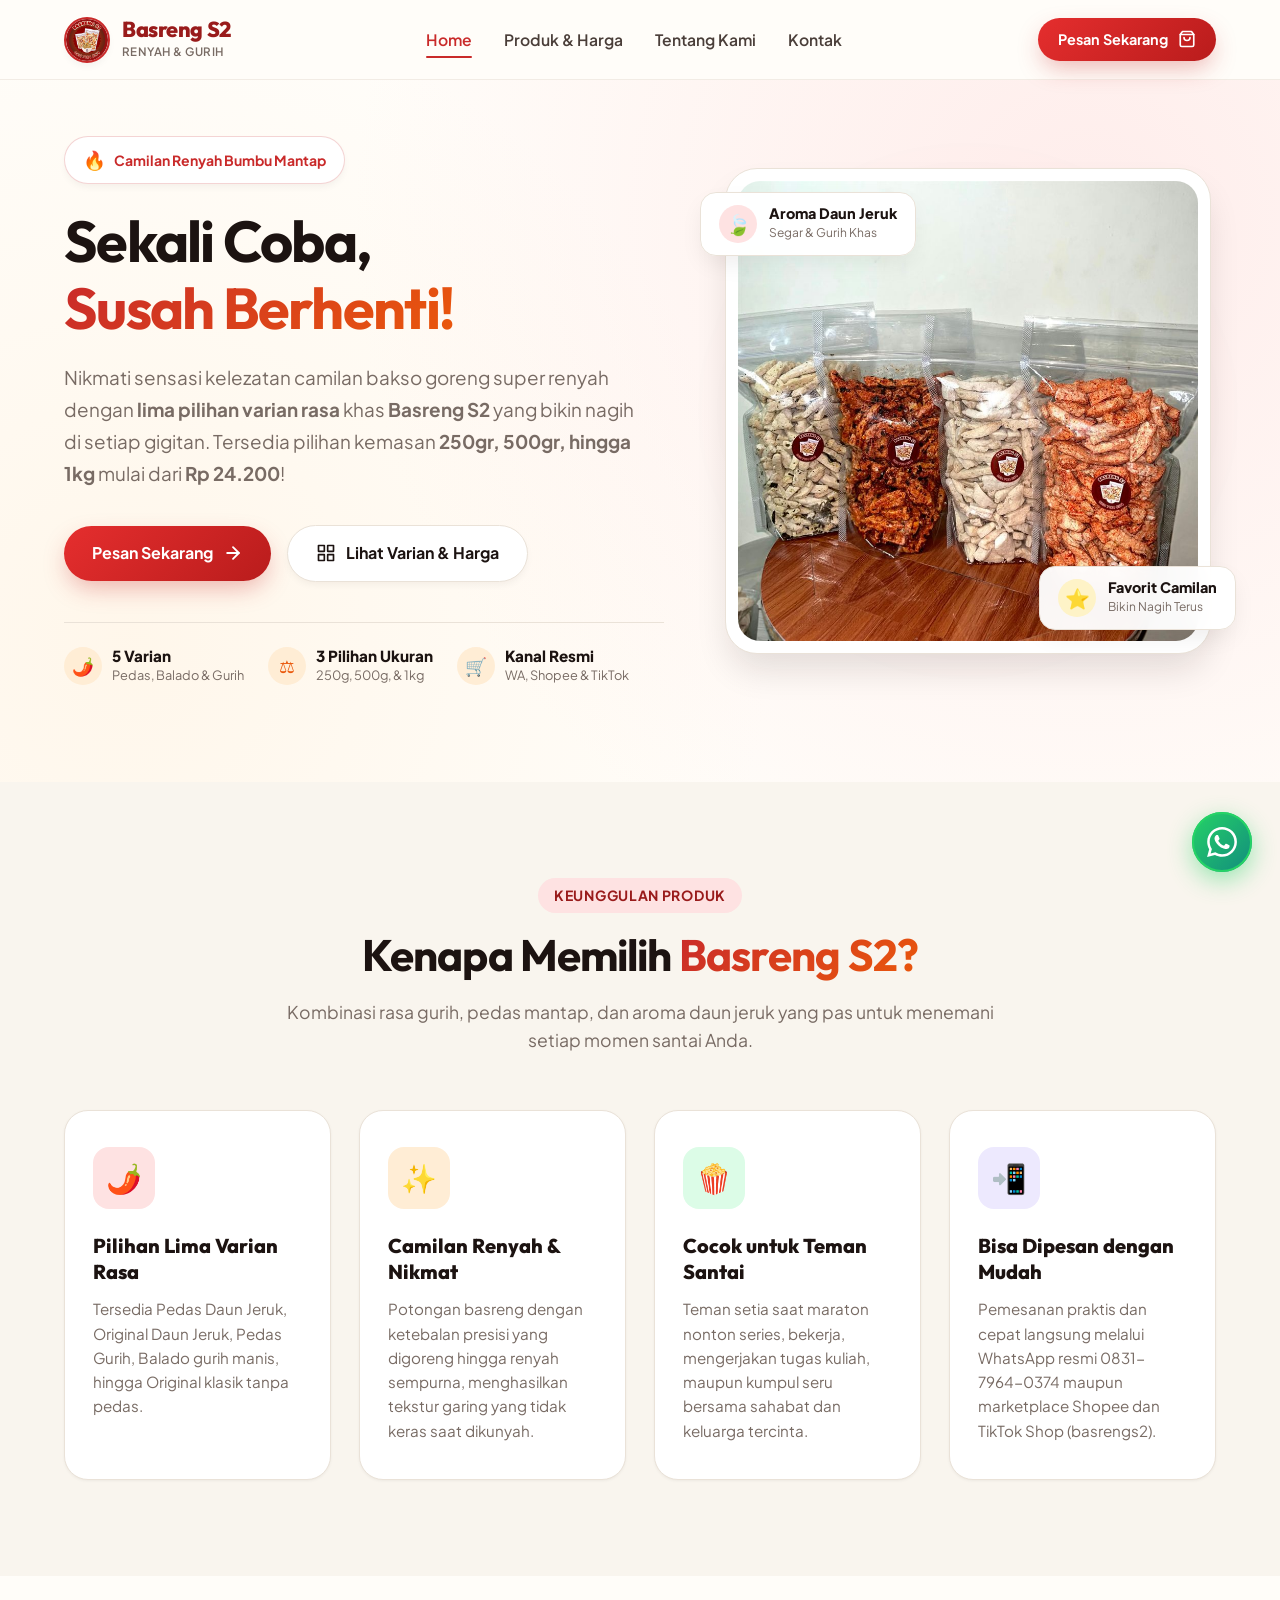
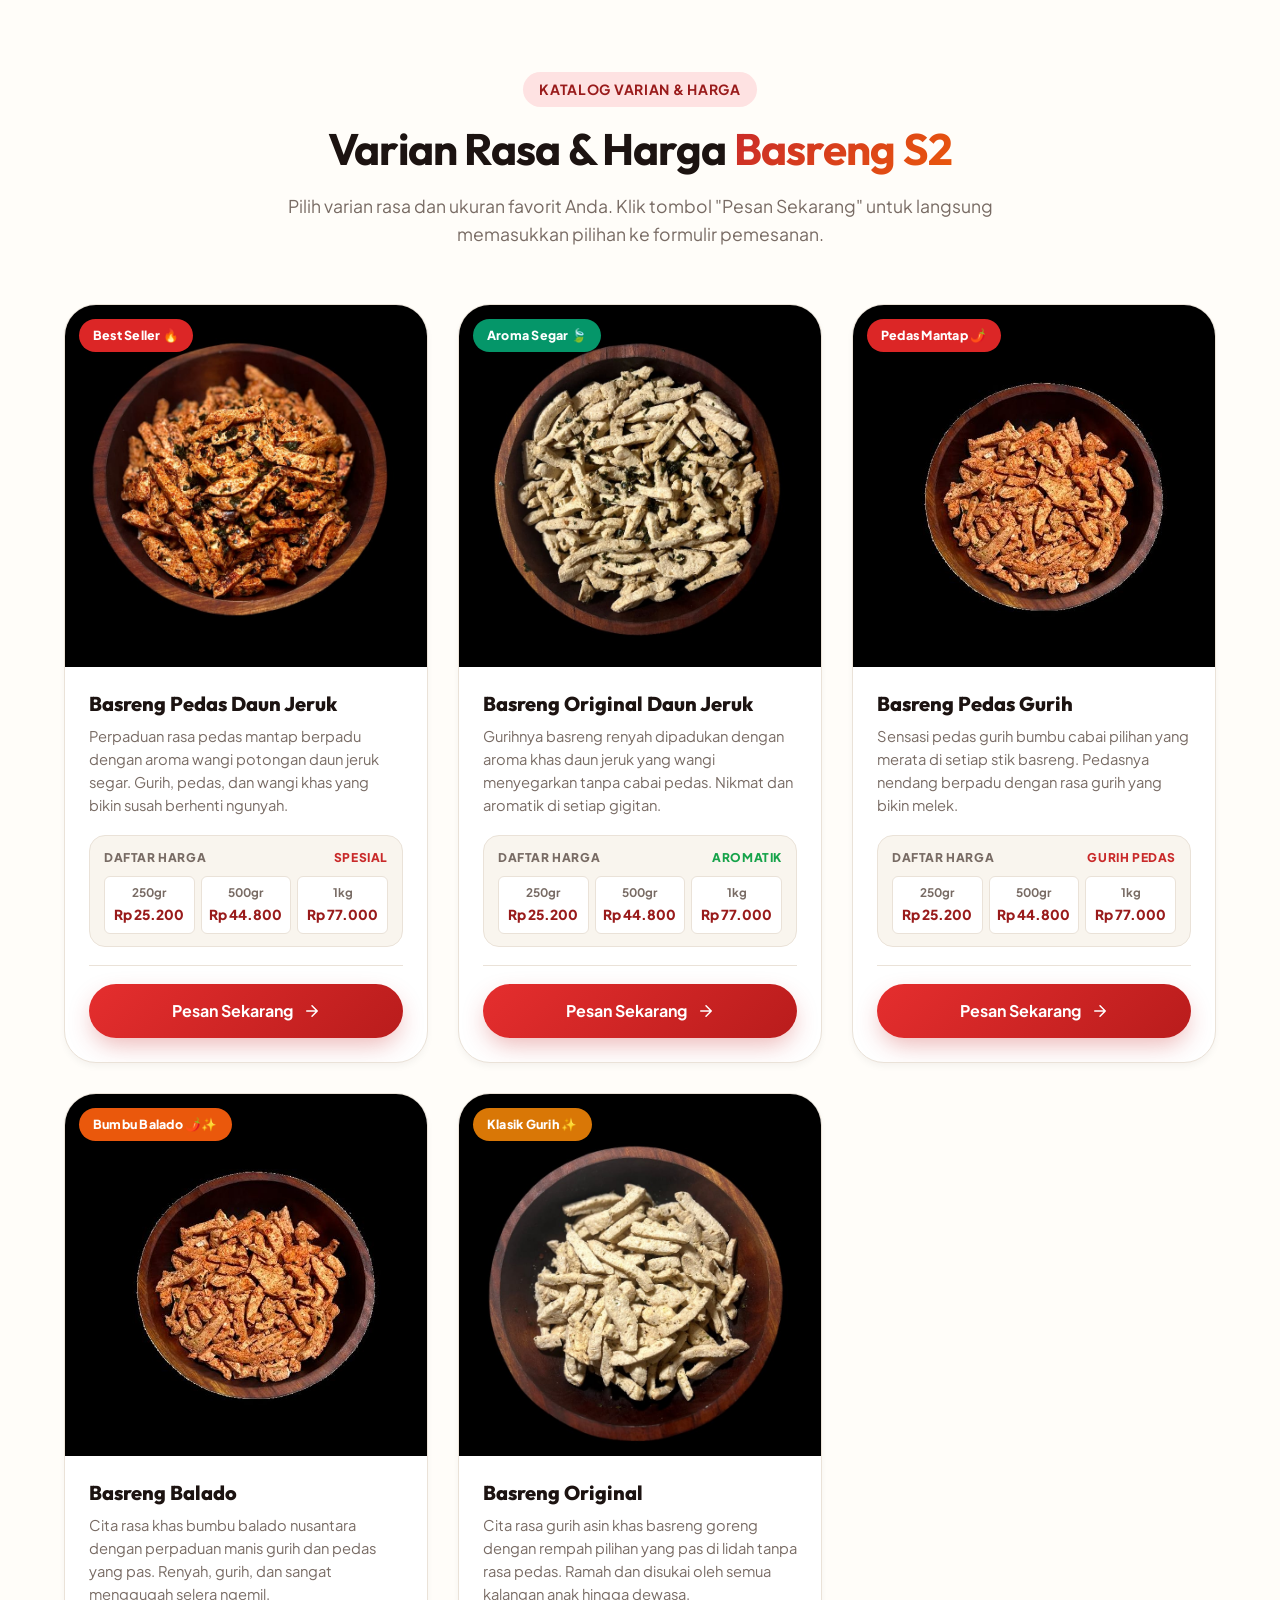
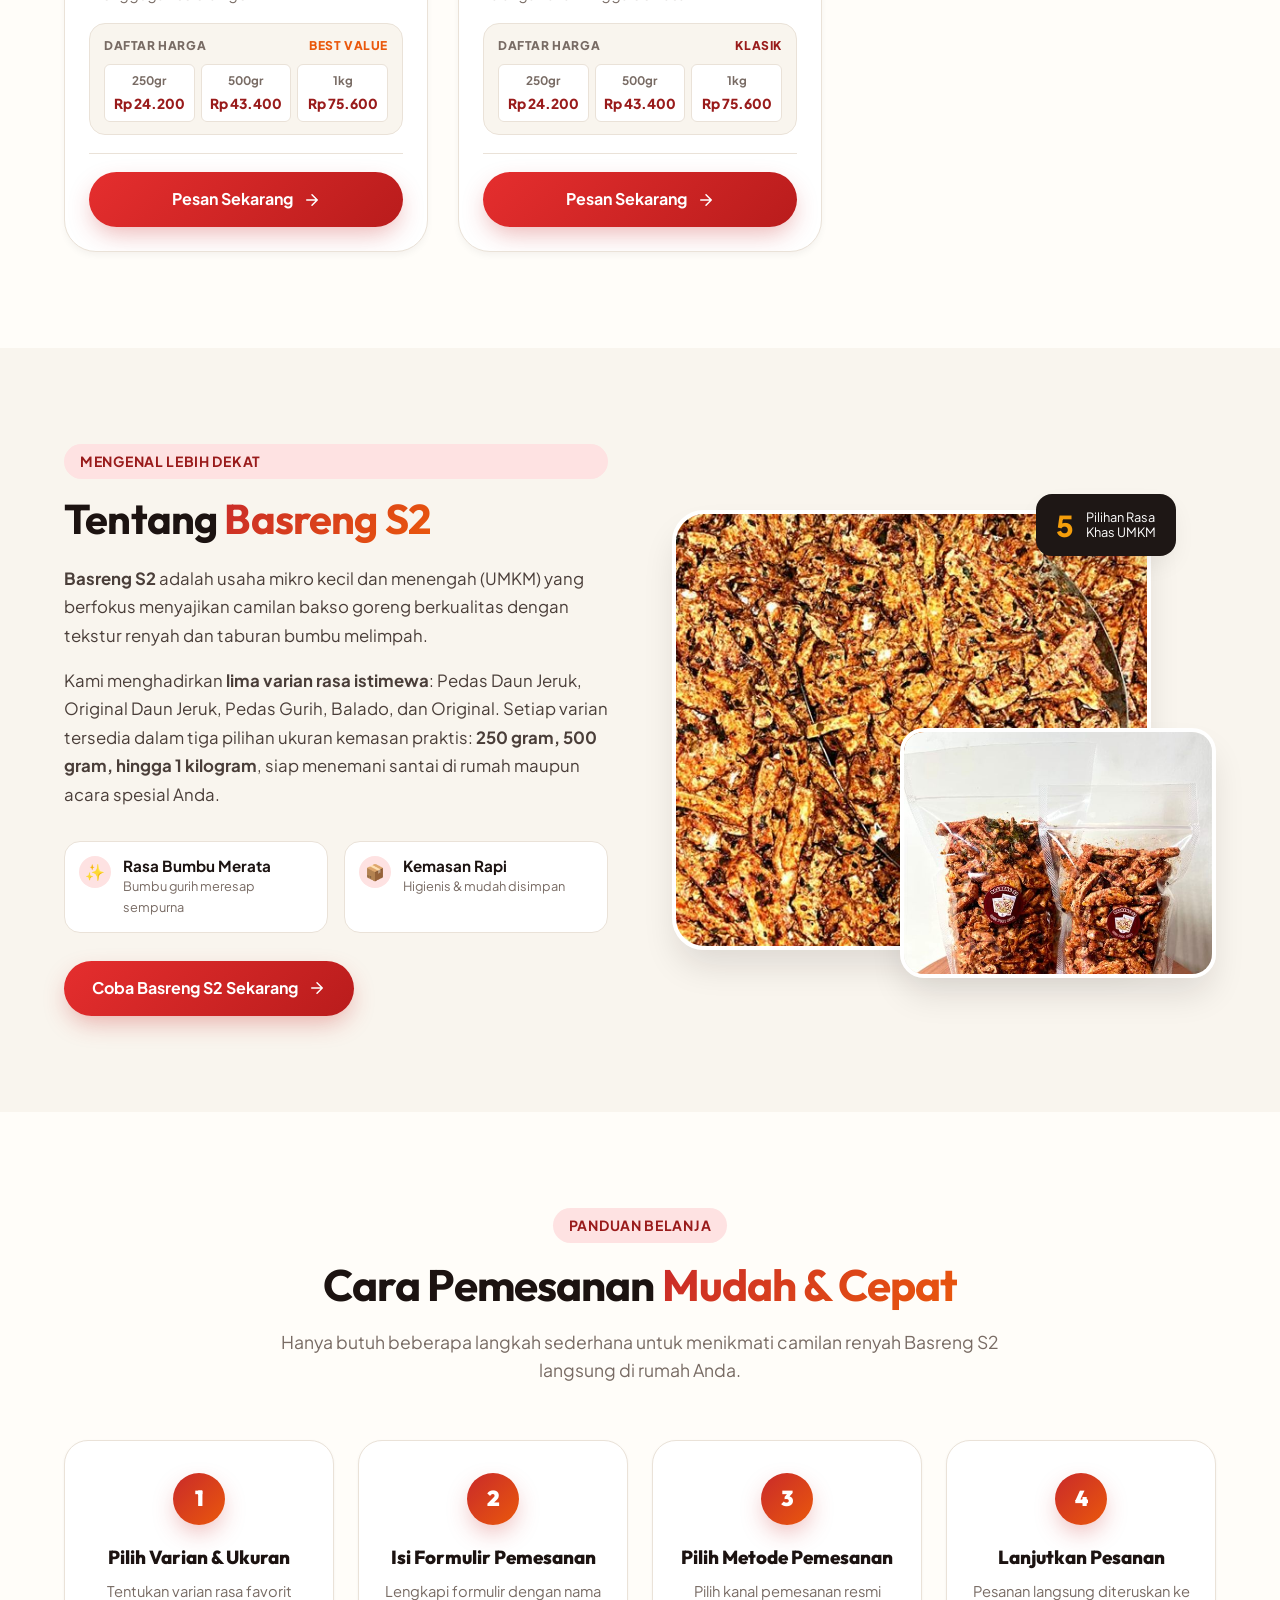
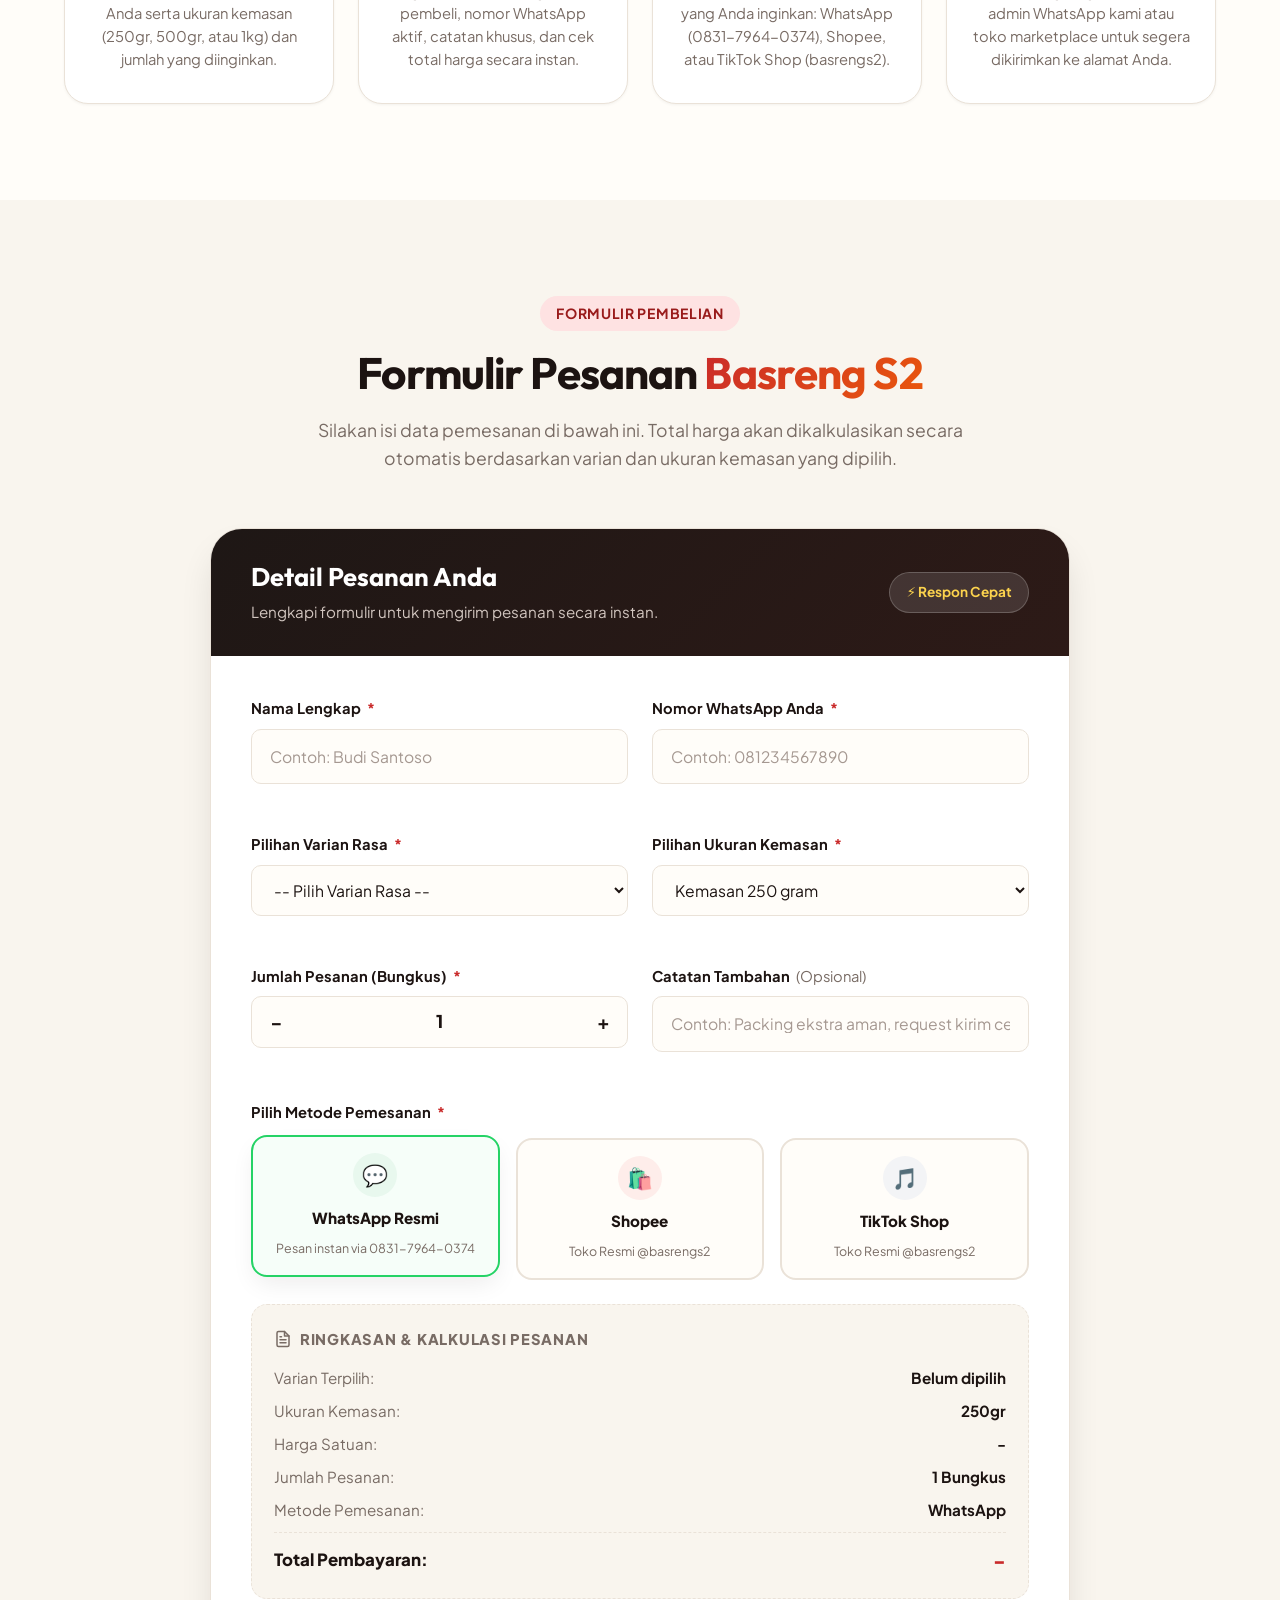
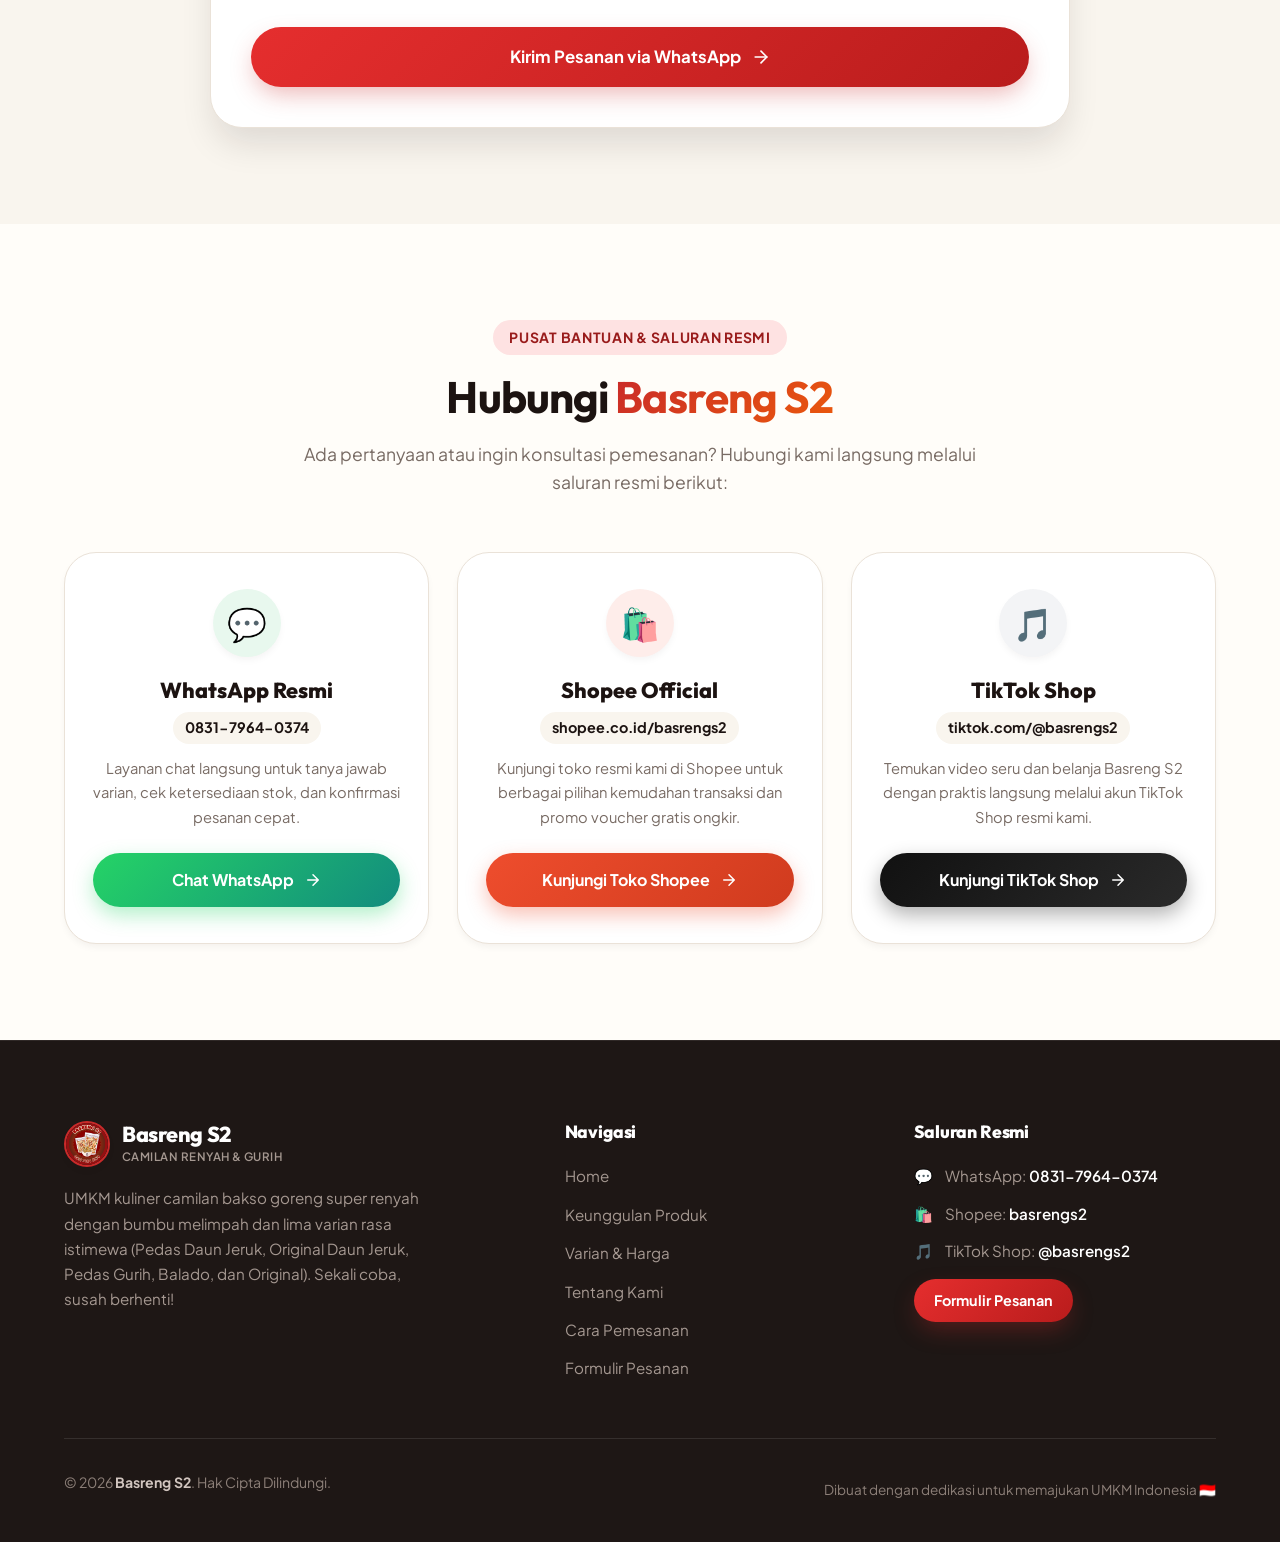
<file: index.html>
<!DOCTYPE html>
<html lang="id">
<head>
  <meta charset="UTF-8">
  <meta name="viewport" content="width=device-width, initial-scale=1.0">

  <!-- Primary Meta Tags -->
  <title>Basreng S2 | Camilan Bakso Goreng Renyah &amp; Gurih</title>
  <meta name="title" content="Basreng S2 | Camilan Bakso Goreng Renyah &amp; Gurih">
  <meta name="description" content="Camilan bakso goreng super renyah Basreng S2 dengan 5 varian rasa gurih &amp; pedas daun jeruk. Tersedia ukuran 250g, 500g, 1kg. Sekali coba susah berhenti!">
  <meta name="keywords" content="Basreng S2, basreng pedas daun jeruk, basreng balado, basreng pedas gurih, basreng original daun jeruk, basreng renyah, camilan gurih, UMKM basreng">
  <meta name="author" content="Basreng S2">

  <!-- Canonical URL -->
  <link rel="canonical" href="https://basrengs2.vercel.app/">

  <!-- Search Engine Robots -->
  <meta name="robots" content="index, follow, max-image-preview:large, max-snippet:-1, max-video-preview:-1">

  <!-- Open Graph / Facebook Meta Tags -->
  <meta property="og:type" content="website">
  <meta property="og:locale" content="id_ID">
  <meta property="og:url" content="https://basrengs2.vercel.app/">
  <meta property="og:site_name" content="Basreng S2">
  <meta property="og:title" content="Basreng S2 | Camilan Bakso Goreng Renyah &amp; Gurih">
  <meta property="og:description" content="Camilan bakso goreng super renyah Basreng S2 dengan 5 varian rasa gurih &amp; pedas daun jeruk. Tersedia ukuran 250g, 500g, 1kg. Sekali coba susah berhenti!">
  <meta property="og:image" content="https://basrengs2.vercel.app/img/foto5.jpeg">
  <meta property="og:image:secure_url" content="https://basrengs2.vercel.app/img/foto5.jpeg">
  <meta property="og:image:width" content="1200">
  <meta property="og:image:height" content="630">
  <meta property="og:image:alt" content="Lini Produk Camilan Basreng S2">

  <!-- Twitter Card Meta Tags -->
  <meta name="twitter:card" content="summary_large_image">
  <meta name="twitter:url" content="https://basrengs2.vercel.app/">
  <meta name="twitter:title" content="Basreng S2 | Camilan Bakso Goreng Renyah &amp; Gurih">
  <meta name="twitter:description" content="Camilan bakso goreng super renyah Basreng S2 dengan 5 varian rasa gurih &amp; pedas daun jeruk. Tersedia ukuran 250g, 500g, 1kg.">
  <meta name="twitter:image" content="https://basrengs2.vercel.app/img/foto5.jpeg">

  <!-- Favicon -->
  <link rel="icon" type="image/png" href="img/favicon.png">

  <!-- Google Search Console Verification -->
  <meta name="google-site-verification" content="google2ebcdb2a9bb4b3af">

  <!-- Main Stylesheet -->
  <link rel="stylesheet" href="css/style.css">

  <!-- Schema.org Structured Data (JSON-LD) -->
  <script type="application/ld+json">
  {
    "@context": "https://schema.org",
    "@graph": [
      {
        "@type": "Organization",
        "@id": "https://basrengs2.vercel.app/#organization",
        "name": "Basreng S2",
        "url": "https://basrengs2.vercel.app/",
        "logo": "https://basrengs2.vercel.app/img/logo.png",
        "description": "Basreng S2 - Camilan bakso goreng super renyah dan gurih dengan 5 pilihan varian rasa favorit: Pedas Daun Jeruk, Original Daun Jeruk, Pedas Gurih, Balado, dan Original.",
        "telephone": "+6283179640374",
        "contactPoint": {
          "@type": "ContactPoint",
          "contactType": "customer service",
          "telephone": "+62-831-7964-0374",
          "availableLanguage": "Indonesian"
        },
        "sameAs": [
          "https://shopee.co.id/basrengs2",
          "https://www.tiktok.com/@basrengs2"
        ]
      },
      {
        "@type": "WebSite",
        "@id": "https://basrengs2.vercel.app/#website",
        "url": "https://basrengs2.vercel.app/",
        "name": "Basreng S2",
        "description": "Camilan bakso goreng super renyah dengan 5 varian rasa pilihan.",
        "publisher": {
          "@id": "https://basrengs2.vercel.app/#organization"
        },
        "inLanguage": "id-ID"
      },
      {
        "@type": "Store",
        "@id": "https://basrengs2.vercel.app/#store",
        "name": "Basreng S2 Official",
        "url": "https://basrengs2.vercel.app/",
        "telephone": "+6283179640374",
        "priceRange": "Rp 24.200 - Rp 77.000",
        "image": "https://basrengs2.vercel.app/img/foto5.jpeg",
        "address": {
          "@type": "PostalAddress",
          "addressCountry": "ID"
        }
      }
    ]
  }
  </script>
</head>
<body>

  <!-- ========================================================================
       A. NAVBAR
       ======================================================================== -->
  <header class="site-header" id="navbar">
    <div class="container navbar-container">
      <!-- Brand Logo -->
      <a href="#home" class="brand-logo" aria-label="Beranda Basreng S2">
        <div class="brand-emblem">
          <img src="img/logo-circle.png" alt="Logo Basreng S2" width="46" height="46">
        </div>
        <div class="brand-text">
          <span class="brand-name">Basreng S2</span>
          <span class="brand-tagline">Renyah & Gurih</span>
        </div>
      </a>

      <!-- Navigation Links -->
      <nav class="nav-menu" id="nav-menu" aria-label="Menu Utama">
        <a href="#home" class="nav-link active">Home</a>
        <a href="#katalog" class="nav-link">Produk & Harga</a>
        <a href="#tentang" class="nav-link">Tentang Kami</a>
        <a href="#kontak" class="nav-link">Kontak</a>
      </nav>

      <!-- Action Button & Mobile Hamburger -->
      <div class="nav-actions">
        <a href="#order" class="btn btn-primary btn-sm">
          <span>Pesan Sekarang</span>
          <svg width="18" height="18" viewBox="0 0 24 24" fill="none" stroke="currentColor" stroke-width="2.2" stroke-linecap="round" stroke-linejoin="round">
            <path d="M6 2L3 6v14a2 2 0 0 0 2 2h14a2 2 0 0 0 2-2V6l-3-4z"></path>
            <line x1="3" y1="6" x2="21" y2="6"></line>
            <path d="M16 10a4 4 0 0 1-8 0"></path>
          </svg>
        </a>

        <!-- Mobile Menu Toggle Button -->
        <button class="mobile-toggle" aria-label="Buka Menu Navigasi" aria-expanded="false">
          <span></span>
          <span></span>
          <span></span>
        </button>
      </div>
    </div>
  </header>

  <main>
    <!-- ======================================================================
         B. HERO SECTION
         ====================================================================== -->
    <section class="hero-section" id="home">
      <div class="container">
        <div class="hero-grid">
          <!-- Text Content -->
          <div class="hero-content reveal-fade-up">
            <div class="hero-pill">
              <span class="fire-icon">🔥</span>
              <span>Camilan Renyah Bumbu Mantap</span>
            </div>

            <h1 class="hero-headline">
              Sekali Coba, <br>
              <span class="text-gradient">Susah Berhenti!</span>
            </h1>

            <p class="hero-subheadline">
              Nikmati sensasi kelezatan camilan bakso goreng super renyah dengan <strong>lima pilihan varian rasa</strong> khas <strong>Basreng S2</strong> yang bikin nagih di setiap gigitan. Tersedia pilihan kemasan <strong>250gr, 500gr, hingga 1kg</strong> mulai dari <strong>Rp 24.200</strong>!
            </p>

            <div class="hero-ctas">
              <a href="#order" class="btn btn-primary">
                <span>Pesan Sekarang</span>
                <svg width="20" height="20" viewBox="0 0 24 24" fill="none" stroke="currentColor" stroke-width="2.2" stroke-linecap="round" stroke-linejoin="round">
                  <line x1="5" y1="12" x2="19" y2="12"></line>
                  <polyline points="12 5 19 12 12 19"></polyline>
                </svg>
              </a>
              <a href="#katalog" class="btn btn-secondary">
                <svg width="20" height="20" viewBox="0 0 24 24" fill="none" stroke="currentColor" stroke-width="2" stroke-linecap="round" stroke-linejoin="round">
                  <rect x="3" y="3" width="7" height="7"></rect>
                  <rect x="14" y="3" width="7" height="7"></rect>
                  <rect x="14" y="14" width="7" height="7"></rect>
                  <rect x="3" y="14" width="7" height="7"></rect>
                </svg>
                <span>Lihat Varian & Harga</span>
              </a>
            </div>

            <!-- Trust Bar / Highlights -->
            <div class="hero-trust-bar">
              <div class="trust-item">
                <div class="trust-item-icon">🌶️</div>
                <div class="trust-item-text">
                  <span class="trust-title">5 Varian</span>
                  <span class="trust-desc">Pedas, Balado & Gurih</span>
                </div>
              </div>
              <div class="trust-item">
                <div class="trust-item-icon">⚖️</div>
                <div class="trust-item-text">
                  <span class="trust-title">3 Pilihan Ukuran</span>
                  <span class="trust-desc">250g, 500g, & 1kg</span>
                </div>
              </div>
              <div class="trust-item">
                <div class="trust-item-icon">🛒</div>
                <div class="trust-item-text">
                  <span class="trust-title">Kanal Resmi</span>
                  <span class="trust-desc">WA, Shopee & TikTok</span>
                </div>
              </div>
            </div>
          </div>

          <!-- Hero Media Showcase -->
          <div class="hero-media-wrapper reveal-fade-up delay-200">
            <div class="hero-glow"></div>
            
            <!-- Floating Badge Top -->
            <div class="floating-badge badge-top">
              <div class="badge-icon chilli">🍃</div>
              <div>
                <div class="badge-text-title">Aroma Daun Jeruk</div>
                <div class="badge-text-sub">Segar & Gurih Khas</div>
              </div>
            </div>

            <!-- Main Hero Image -->
            <div class="hero-main-card">
              <img src="img/foto5.jpeg" alt="Lini Produk Basreng S2 dengan Varian Rasa Lengkap" width="600" height="460">
            </div>

            <!-- Floating Badge Bottom -->
            <div class="floating-badge badge-bottom">
              <div class="badge-icon star">⭐</div>
              <div>
                <div class="badge-text-title">Favorit Camilan</div>
                <div class="badge-text-sub">Bikin Nagih Terus</div>
              </div>
            </div>
          </div>
        </div>
      </div>
    </section>

    <!-- ======================================================================
         C. SECTION KEUNGGULAN
         ====================================================================== -->
    <section class="section section-alt" id="keunggulan">
      <div class="container">
        <div class="section-header reveal-fade-up">
          <span class="section-tag">Keunggulan Produk</span>
          <h2 class="section-title">Kenapa Memilih <span class="text-gradient">Basreng S2?</span></h2>
          <p class="section-subtitle">
            Kombinasi rasa gurih, pedas mantap, dan aroma daun jeruk yang pas untuk menemani setiap momen santai Anda.
          </p>
        </div>

        <div class="keunggulan-grid">
          <!-- Card 1 -->
          <div class="keunggulan-card reveal-fade-up delay-100">
            <div class="keunggulan-icon icon-bg-1">
              🌶️
            </div>
            <h3 class="keunggulan-title">Pilihan Lima Varian Rasa</h3>
            <p class="keunggulan-desc">
              Tersedia Pedas Daun Jeruk, Original Daun Jeruk, Pedas Gurih, Balado gurih manis, hingga Original klasik tanpa pedas.
            </p>
          </div>

          <!-- Card 2 -->
          <div class="keunggulan-card reveal-fade-up delay-200">
            <div class="keunggulan-icon icon-bg-2">
              ✨
            </div>
            <h3 class="keunggulan-title">Camilan Renyah & Nikmat</h3>
            <p class="keunggulan-desc">
              Potongan basreng dengan ketebalan presisi yang digoreng hingga renyah sempurna, menghasilkan tekstur garing yang tidak keras saat dikunyah.
            </p>
          </div>

          <!-- Card 3 -->
          <div class="keunggulan-card reveal-fade-up delay-300">
            <div class="keunggulan-icon icon-bg-3">
              🍿
            </div>
            <h3 class="keunggulan-title">Cocok untuk Teman Santai</h3>
            <p class="keunggulan-desc">
              Teman setia saat maraton nonton series, bekerja, mengerjakan tugas kuliah, maupun kumpul seru bersama sahabat dan keluarga tercinta.
            </p>
          </div>

          <!-- Card 4 -->
          <div class="keunggulan-card reveal-fade-up delay-400">
            <div class="keunggulan-icon icon-bg-4">
              📲
            </div>
            <h3 class="keunggulan-title">Bisa Dipesan dengan Mudah</h3>
            <p class="keunggulan-desc">
              Pemesanan praktis dan cepat langsung melalui WhatsApp resmi 0831-7964-0374 maupun marketplace Shopee dan TikTok Shop (basrengs2).
            </p>
          </div>
        </div>
      </div>
    </section>

    <!-- ======================================================================
         D. SECTION KATALOG PRODUK
         ====================================================================== -->
    <section class="section" id="katalog">
      <div class="container">
        <div class="section-header reveal-fade-up">
          <span class="section-tag">Katalog Varian & Harga</span>
          <h2 class="section-title">Varian Rasa & Harga <span class="text-gradient">Basreng S2</span></h2>
          <p class="section-subtitle">
            Pilih varian rasa dan ukuran favorit Anda. Klik tombol "Pesan Sekarang" untuk langsung memasukkan pilihan ke formulir pemesanan.
          </p>
        </div>

        <div class="katalog-grid">
          <!-- Varian 1: Basreng Pedas Daun Jeruk -->
          <article class="product-card reveal-fade-up delay-100">
            <div class="product-media">
              <span class="product-badge badge-pedas">Best Seller 🔥</span>
              <img src="img/pedasdaunjeruk.jpeg" alt="Basreng S2 Varian Pedas Daun Jeruk dalam mangkuk kayu" width="400" height="400" loading="lazy">
            </div>
            <div class="product-body">
              <h3 class="product-title">Basreng Pedas Daun Jeruk</h3>
              <p class="product-desc">
                Perpaduan rasa pedas mantap berpadu dengan aroma wangi potongan daun jeruk segar. Gurih, pedas, dan wangi khas yang bikin susah berhenti ngunyah.
              </p>
              
              <!-- Price Box -->
              <div class="product-price-box">
                <div class="price-box-title">
                  <span>Daftar Harga</span>
                  <span style="color:var(--color-primary); font-weight:800;">Spesial</span>
                </div>
                <div class="price-chips-grid">
                  <div class="price-chip">
                    <span class="price-chip-size">250gr</span>
                    <span class="price-chip-val">Rp 25.200</span>
                  </div>
                  <div class="price-chip">
                    <span class="price-chip-size">500gr</span>
                    <span class="price-chip-val">Rp 44.800</span>
                  </div>
                  <div class="price-chip">
                    <span class="price-chip-size">1kg</span>
                    <span class="price-chip-val">Rp 77.000</span>
                  </div>
                </div>
              </div>

              <div class="product-footer">
                <button type="button" class="btn btn-primary btn-block btn-order-variant" data-variant="Pedas Daun Jeruk" data-size="250gr">
                  <span>Pesan Sekarang</span>
                  <svg width="18" height="18" viewBox="0 0 24 24" fill="none" stroke="currentColor" stroke-width="2" stroke-linecap="round" stroke-linejoin="round"><path d="M5 12h14M12 5l7 7-7 7"/></svg>
                </button>
              </div>
            </div>
          </article>

          <!-- Varian 2: Basreng Original Daun Jeruk -->
          <article class="product-card reveal-fade-up delay-200">
            <div class="product-media">
              <span class="product-badge badge-daunjeruk">Aroma Segar 🍃</span>
              <img src="img/originaldaunjeruk.jpeg" alt="Basreng S2 Varian Original Daun Jeruk dalam mangkuk kayu" width="400" height="400" loading="lazy">
            </div>
            <div class="product-body">
              <h3 class="product-title">Basreng Original Daun Jeruk</h3>
              <p class="product-desc">
                Gurihnya basreng renyah dipadukan dengan aroma khas daun jeruk yang wangi menyegarkan tanpa cabai pedas. Nikmat dan aromatik di setiap gigitan.
              </p>
              
              <!-- Price Box -->
              <div class="product-price-box">
                <div class="price-box-title">
                  <span>Daftar Harga</span>
                  <span style="color:var(--color-leaf); font-weight:800;">Aromatik</span>
                </div>
                <div class="price-chips-grid">
                  <div class="price-chip">
                    <span class="price-chip-size">250gr</span>
                    <span class="price-chip-val">Rp 25.200</span>
                  </div>
                  <div class="price-chip">
                    <span class="price-chip-size">500gr</span>
                    <span class="price-chip-val">Rp 44.800</span>
                  </div>
                  <div class="price-chip">
                    <span class="price-chip-size">1kg</span>
                    <span class="price-chip-val">Rp 77.000</span>
                  </div>
                </div>
              </div>

              <div class="product-footer">
                <button type="button" class="btn btn-primary btn-block btn-order-variant" data-variant="Original Daun Jeruk" data-size="250gr">
                  <span>Pesan Sekarang</span>
                  <svg width="18" height="18" viewBox="0 0 24 24" fill="none" stroke="currentColor" stroke-width="2" stroke-linecap="round" stroke-linejoin="round"><path d="M5 12h14M12 5l7 7-7 7"/></svg>
                </button>
              </div>
            </div>
          </article>

          <!-- Varian 3: Basreng Pedas Gurih -->
          <article class="product-card reveal-fade-up delay-300">
            <div class="product-media">
              <span class="product-badge badge-pedas">Pedas Mantap 🌶️</span>
              <img src="img/pedasgurih-dark.jpg" alt="Basreng S2 Varian Pedas Gurih dalam mangkuk kayu" width="400" height="400" loading="lazy">
            </div>
            <div class="product-body">
              <h3 class="product-title">Basreng Pedas Gurih</h3>
              <p class="product-desc">
                Sensasi pedas gurih bumbu cabai pilihan yang merata di setiap stik basreng. Pedasnya nendang berpadu dengan rasa gurih yang bikin melek.
              </p>
              
              <!-- Price Box -->
              <div class="product-price-box">
                <div class="price-box-title">
                  <span>Daftar Harga</span>
                  <span style="color:var(--color-primary); font-weight:800;">Gurih Pedas</span>
                </div>
                <div class="price-chips-grid">
                  <div class="price-chip">
                    <span class="price-chip-size">250gr</span>
                    <span class="price-chip-val">Rp 25.200</span>
                  </div>
                  <div class="price-chip">
                    <span class="price-chip-size">500gr</span>
                    <span class="price-chip-val">Rp 44.800</span>
                  </div>
                  <div class="price-chip">
                    <span class="price-chip-size">1kg</span>
                    <span class="price-chip-val">Rp 77.000</span>
                  </div>
                </div>
              </div>

              <div class="product-footer">
                <button type="button" class="btn btn-primary btn-block btn-order-variant" data-variant="Pedas Gurih" data-size="250gr">
                  <span>Pesan Sekarang</span>
                  <svg width="18" height="18" viewBox="0 0 24 24" fill="none" stroke="currentColor" stroke-width="2" stroke-linecap="round" stroke-linejoin="round"><path d="M5 12h14M12 5l7 7-7 7"/></svg>
                </button>
              </div>
            </div>
          </article>

          <!-- Varian 4: Basreng Balado -->
          <article class="product-card reveal-fade-up delay-400">
            <div class="product-media">
              <span class="product-badge badge-balado">Bumbu Balado 🌶️✨</span>
              <img src="img/balado-dark.jpg" alt="Basreng S2 Varian Balado dalam mangkuk kayu" width="400" height="400" loading="lazy">
            </div>
            <div class="product-body">
              <h3 class="product-title">Basreng Balado</h3>
              <p class="product-desc">
                Cita rasa khas bumbu balado nusantara dengan perpaduan manis gurih dan pedas yang pas. Renyah, gurih, dan sangat menggugah selera ngemil.
              </p>
              
              <!-- Price Box -->
              <div class="product-price-box">
                <div class="price-box-title">
                  <span>Daftar Harga</span>
                  <span style="color:var(--color-accent); font-weight:800;">Best Value</span>
                </div>
                <div class="price-chips-grid">
                  <div class="price-chip">
                    <span class="price-chip-size">250gr</span>
                    <span class="price-chip-val">Rp 24.200</span>
                  </div>
                  <div class="price-chip">
                    <span class="price-chip-size">500gr</span>
                    <span class="price-chip-val">Rp 43.400</span>
                  </div>
                  <div class="price-chip">
                    <span class="price-chip-size">1kg</span>
                    <span class="price-chip-val">Rp 75.600</span>
                  </div>
                </div>
              </div>

              <div class="product-footer">
                <button type="button" class="btn btn-primary btn-block btn-order-variant" data-variant="Balado" data-size="250gr">
                  <span>Pesan Sekarang</span>
                  <svg width="18" height="18" viewBox="0 0 24 24" fill="none" stroke="currentColor" stroke-width="2" stroke-linecap="round" stroke-linejoin="round"><path d="M5 12h14M12 5l7 7-7 7"/></svg>
                </button>
              </div>
            </div>
          </article>

          <!-- Varian 5: Basreng Original -->
          <article class="product-card reveal-fade-up delay-400">
            <div class="product-media">
              <span class="product-badge badge-original">Klasik Gurih ✨</span>
              <img src="img/original.jpeg" alt="Basreng S2 Varian Original dalam mangkuk kayu" width="400" height="400" loading="lazy">
            </div>
            <div class="product-body">
              <h3 class="product-title">Basreng Original</h3>
              <p class="product-desc">
                Cita rasa gurih asin khas basreng goreng dengan rempah pilihan yang pas di lidah tanpa rasa pedas. Ramah dan disukai oleh semua kalangan anak hingga dewasa.
              </p>
              
              <!-- Price Box -->
              <div class="product-price-box">
                <div class="price-box-title">
                  <span>Daftar Harga</span>
                  <span style="color:var(--color-primary-dark); font-weight:800;">Klasik</span>
                </div>
                <div class="price-chips-grid">
                  <div class="price-chip">
                    <span class="price-chip-size">250gr</span>
                    <span class="price-chip-val">Rp 24.200</span>
                  </div>
                  <div class="price-chip">
                    <span class="price-chip-size">500gr</span>
                    <span class="price-chip-val">Rp 43.400</span>
                  </div>
                  <div class="price-chip">
                    <span class="price-chip-size">1kg</span>
                    <span class="price-chip-val">Rp 75.600</span>
                  </div>
                </div>
              </div>

              <div class="product-footer">
                <button type="button" class="btn btn-primary btn-block btn-order-variant" data-variant="Original" data-size="250gr">
                  <span>Pesan Sekarang</span>
                  <svg width="18" height="18" viewBox="0 0 24 24" fill="none" stroke="currentColor" stroke-width="2" stroke-linecap="round" stroke-linejoin="round"><path d="M5 12h14M12 5l7 7-7 7"/></svg>
                </button>
              </div>
            </div>
          </article>
        </div>
      </div>
    </section>

    <!-- ======================================================================
         E. SECTION TENTANG KAMI
         ====================================================================== -->
    <section class="section section-alt" id="tentang">
      <div class="container">
        <div class="about-grid">
          <!-- Text Content -->
          <div class="about-content reveal-fade-up">
            <span class="section-tag">Mengenal Lebih Dekat</span>
            <h2 class="about-title">Tentang <span class="text-gradient">Basreng S2</span></h2>
            
            <p class="about-text">
              <strong>Basreng S2</strong> adalah usaha mikro kecil dan menengah (UMKM) yang berfokus menyajikan camilan bakso goreng berkualitas dengan tekstur renyah dan taburan bumbu melimpah.
            </p>

            <p class="about-text">
              Kami menghadirkan <strong>lima varian rasa istimewa</strong>: Pedas Daun Jeruk, Original Daun Jeruk, Pedas Gurih, Balado, dan Original. Setiap varian tersedia dalam tiga pilihan ukuran kemasan praktis: <strong>250 gram, 500 gram, hingga 1 kilogram</strong>, siap menemani santai di rumah maupun acara spesial Anda.
            </p>

            <div class="about-features">
              <div class="about-feature-item">
                <div class="about-feature-icon">✨</div>
                <div>
                  <div class="about-feature-title">Rasa Bumbu Merata</div>
                  <div class="about-feature-desc">Bumbu gurih meresap sempurna</div>
                </div>
              </div>
              <div class="about-feature-item">
                <div class="about-feature-icon">📦</div>
                <div>
                  <div class="about-feature-title">Kemasan Rapi</div>
                  <div class="about-feature-desc">Higienis & mudah disimpan</div>
                </div>
              </div>
            </div>

            <div>
              <a href="#order" class="btn btn-primary">
                <span>Coba Basreng S2 Sekarang</span>
                <svg width="18" height="18" viewBox="0 0 24 24" fill="none" stroke="currentColor" stroke-width="2" stroke-linecap="round" stroke-linejoin="round"><path d="M5 12h14M12 5l7 7-7 7"/></svg>
              </a>
            </div>
          </div>

          <!-- Visual Showcase Composition -->
          <div class="about-visual reveal-fade-up delay-200">
            <!-- Badge -->
            <div class="about-experience-badge">
              <div class="exp-number">5</div>
              <div class="exp-label">Pilihan Rasa<br>Khas UMKM</div>
            </div>

            <!-- Primary Photo (Bumbu melimpah dalam wajan) -->
            <img class="about-image-primary" src="img/foto2.jpeg" alt="Basreng S2 saat dibumbui melimpah dalam wajan" width="520" height="440" loading="lazy">
            
            <!-- Secondary Photo (Kemasan standing pouch rapi) -->
            <img class="about-image-secondary" src="img/foto1.jpeg" alt="Kemasan standing pouch Basreng S2 yang higienis" width="340" height="250" loading="lazy">
          </div>
        </div>
      </div>
    </section>

    <!-- ======================================================================
         F. SECTION CARA PEMESANAN
         ====================================================================== -->
    <section class="section" id="cara-pesan">
      <div class="container">
        <div class="section-header reveal-fade-up">
          <span class="section-tag">Panduan Belanja</span>
          <h2 class="section-title">Cara Pemesanan <span class="text-gradient">Mudah & Cepat</span></h2>
          <p class="section-subtitle">
            Hanya butuh beberapa langkah sederhana untuk menikmati camilan renyah Basreng S2 langsung di rumah Anda.
          </p>
        </div>

        <div class="steps-grid">
          <!-- Step 1 -->
          <div class="step-card reveal-fade-up delay-100">
            <div class="step-badge">1</div>
            <h3 class="step-title">Pilih Varian & Ukuran</h3>
            <p class="step-desc">
              Tentukan varian rasa favorit Anda serta ukuran kemasan (250gr, 500gr, atau 1kg) dan jumlah yang diinginkan.
            </p>
          </div>

          <!-- Step 2 -->
          <div class="step-card reveal-fade-up delay-200">
            <div class="step-badge">2</div>
            <h3 class="step-title">Isi Formulir Pemesanan</h3>
            <p class="step-desc">
              Lengkapi formulir dengan nama pembeli, nomor WhatsApp aktif, catatan khusus, dan cek total harga secara instan.
            </p>
          </div>

          <!-- Step 3 -->
          <div class="step-card reveal-fade-up delay-300">
            <div class="step-badge">3</div>
            <h3 class="step-title">Pilih Metode Pemesanan</h3>
            <p class="step-desc">
              Pilih kanal pemesanan resmi yang Anda inginkan: WhatsApp (0831-7964-0374), Shopee, atau TikTok Shop (basrengs2).
            </p>
          </div>

          <!-- Step 4 -->
          <div class="step-card reveal-fade-up delay-400">
            <div class="step-badge">4</div>
            <h3 class="step-title">Lanjutkan Pesanan</h3>
            <p class="step-desc">
              Pesanan langsung diteruskan ke admin WhatsApp kami atau toko marketplace untuk segera dikirimkan ke alamat Anda.
            </p>
          </div>
        </div>
      </div>
    </section>

    <!-- ======================================================================
         G. FORMULIR PEMBELIAN
         ====================================================================== -->
    <section class="section section-alt order-section" id="order">
      <div class="container">
        <div class="section-header reveal-fade-up">
          <span class="section-tag">Formulir Pembelian</span>
          <h2 class="section-title">Formulir Pesanan <span class="text-gradient">Basreng S2</span></h2>
          <p class="section-subtitle">
            Silakan isi data pemesanan di bawah ini. Total harga akan dikalkulasikan secara otomatis berdasarkan varian dan ukuran kemasan yang dipilih.
          </p>
        </div>

        <div class="order-wrapper reveal-fade-up delay-100">
          <!-- Order Card Header -->
          <div class="order-header-bar">
            <div class="order-header-text">
              <h3>Detail Pesanan Anda</h3>
              <p>Lengkapi formulir untuk mengirim pesanan secara instan.</p>
            </div>
            <div class="order-badge-pill">
              <span>⚡ Respon Cepat</span>
            </div>
          </div>

          <!-- Order Form Body -->
          <div class="order-form-body">
            <form id="order-form" novalidate>
              <div class="form-grid">
                <!-- 1. Nama Pembeli -->
                <div class="form-group">
                  <label for="buyer_name" class="form-label">
                    Nama Lengkap <span class="required-star">*</span>
                  </label>
                  <input type="text" id="buyer_name" name="buyer_name" class="form-control" placeholder="Contoh: Budi Santoso" required autocomplete="name">
                  <span class="form-error-msg">Nama lengkap wajib diisi.</span>
                </div>

                <!-- 2. Nomor WhatsApp -->
                <div class="form-group">
                  <label for="buyer_phone" class="form-label">
                    Nomor WhatsApp Anda <span class="required-star">*</span>
                  </label>
                  <input type="tel" id="buyer_phone" name="buyer_phone" class="form-control" placeholder="Contoh: 081234567890" required autocomplete="tel">
                  <span class="form-error-msg">Nomor WhatsApp wajib diisi (minimal 8 digit).</span>
                </div>

                <!-- 3. Pilihan Varian Produk -->
                <div class="form-group">
                  <label for="product_variant" class="form-label">
                    Pilihan Varian Rasa <span class="required-star">*</span>
                  </label>
                  <select id="product_variant" name="product_variant" class="form-control" required>
                    <option value="" disabled selected>-- Pilih Varian Rasa --</option>
                    <option value="Pedas Daun Jeruk">Basreng Pedas Daun Jeruk 🔥</option>
                    <option value="Original Daun Jeruk">Basreng Original Daun Jeruk 🍃</option>
                    <option value="Pedas Gurih">Basreng Pedas Gurih 🌶️</option>
                    <option value="Balado">Basreng Balado 🌶️✨</option>
                    <option value="Original">Basreng Original ✨</option>
                  </select>
                  <span class="form-error-msg">Silakan pilih varian rasa yang diinginkan.</span>
                </div>

                <!-- 4. Pilihan Ukuran Kemasan -->
                <div class="form-group">
                  <label for="product_size" class="form-label">
                    Pilihan Ukuran Kemasan <span class="required-star">*</span>
                  </label>
                  <select id="product_size" name="product_size" class="form-control" required>
                    <option value="250gr" selected>Kemasan 250 gram</option>
                    <option value="500gr">Kemasan 500 gram (Setengah Kilo)</option>
                    <option value="1kg">Kemasan 1 Kilogram (Hemat)</option>
                  </select>
                  <span class="form-error-msg">Silakan pilih ukuran kemasan.</span>
                </div>

                <!-- 5. Jumlah Pesanan -->
                <div class="form-group">
                  <label for="order_quantity" class="form-label">
                    Jumlah Pesanan (Bungkus) <span class="required-star">*</span>
                  </label>
                  <div class="qty-stepper-container">
                    <button type="button" class="qty-btn" id="btn-qty-minus" aria-label="Kurangi Jumlah">−</button>
                    <input type="number" id="order_quantity" name="order_quantity" class="qty-input" value="1" min="1" required>
                    <button type="button" class="qty-btn" id="btn-qty-plus" aria-label="Tambah Jumlah">+</button>
                  </div>
                  <span class="form-error-msg">Jumlah pesanan minimal 1 bungkus.</span>
                </div>

                <!-- 6. Catatan Tambahan (Opsional) -->
                <div class="form-group">
                  <label for="order_notes" class="form-label">
                    Catatan Tambahan <span style="font-weight:400; color:var(--color-text-muted);">(Opsional)</span>
                  </label>
                  <input type="text" id="order_notes" name="order_notes" class="form-control" placeholder="Contoh: Packing ekstra aman, request kirim cepat...">
                </div>

                <!-- 7. Pilihan Metode Pemesanan -->
                <div class="form-group full-width">
                  <label class="form-label">
                    Pilih Metode Pemesanan <span class="required-star">*</span>
                  </label>
                  
                  <div class="method-selector-grid">
                    <!-- Option 1: WhatsApp -->
                    <label class="method-option method-wa">
                      <input type="radio" name="order_method" value="WhatsApp" checked>
                      <div class="method-card">
                        <div class="method-icon-box" style="background:#E8F8EE; color:#25D366;">
                          💬
                        </div>
                        <span class="method-title">WhatsApp Resmi</span>
                        <span class="method-desc">Pesan instan via 0831-7964-0374</span>
                      </div>
                    </label>

                    <!-- Option 2: Shopee -->
                    <label class="method-option method-shopee">
                      <input type="radio" name="order_method" value="Shopee">
                      <div class="method-card">
                        <div class="method-icon-box" style="background:#FEEDEA; color:#EE4D2D;">
                          🛍️
                        </div>
                        <span class="method-title">Shopee</span>
                        <span class="method-desc">Toko Resmi @basrengs2</span>
                      </div>
                    </label>

                    <!-- Option 3: TikTok Shop -->
                    <label class="method-option method-tiktok">
                      <input type="radio" name="order_method" value="TikTok Shop">
                      <div class="method-card">
                        <div class="method-icon-box" style="background:#F3F4F6; color:#111111;">
                          🎵
                        </div>
                        <span class="method-title">TikTok Shop</span>
                        <span class="method-desc">Toko Resmi @basrengs2</span>
                      </div>
                    </label>
                  </div>
                </div>
              </div>

              <!-- Order Summary Preview Box -->
              <div class="order-summary-box">
                <div class="summary-title">
                  <svg width="18" height="18" viewBox="0 0 24 24" fill="none" stroke="currentColor" stroke-width="2" stroke-linecap="round" stroke-linejoin="round"><path d="M14 2H6a2 2 0 0 0-2 2v16a2 2 0 0 0 2 2h12a2 2 0 0 0 2-2V8z"></path><polyline points="14 2 14 8 20 8"></polyline><line x1="16" y1="13" x2="8" y2="13"></line><line x1="16" y1="17" x2="8" y2="17"></line><polyline points="10 9 9 9 8 9"></polyline></svg>
                  <span>Ringkasan & Kalkulasi Pesanan</span>
                </div>
                <div class="summary-row">
                  <span class="summary-label">Varian Terpilih:</span>
                  <span class="summary-val" id="summary-variant">Belum dipilih</span>
                </div>
                <div class="summary-row">
                  <span class="summary-label">Ukuran Kemasan:</span>
                  <span class="summary-val" id="summary-size">250gr</span>
                </div>
                <div class="summary-row">
                  <span class="summary-label">Harga Satuan:</span>
                  <span class="summary-val" id="summary-unit-price">-</span>
                </div>
                <div class="summary-row">
                  <span class="summary-label">Jumlah Pesanan:</span>
                  <span class="summary-val" id="summary-qty">1 Bungkus</span>
                </div>
                <div class="summary-row">
                  <span class="summary-label">Metode Pemesanan:</span>
                  <span class="summary-val" id="summary-method">WhatsApp</span>
                </div>
                <div class="summary-row summary-total-row">
                  <span class="summary-label" style="font-weight:800; font-size:1.05rem; color:var(--color-text-title);">Total Pembayaran:</span>
                  <span class="summary-val summary-total-val" id="summary-total-price">-</span>
                </div>
              </div>

              <!-- Submit Button -->
              <button type="submit" id="order-submit-btn" class="btn btn-primary btn-block" style="padding: 16px 28px; font-size: 1.05rem;">
                <span>Kirim Pesanan via WhatsApp</span>
                <svg width="20" height="20" viewBox="0 0 24 24" fill="none" stroke="currentColor" stroke-width="2" stroke-linecap="round" stroke-linejoin="round">
                  <line x1="5" y1="12" x2="19" y2="12"></line>
                  <polyline points="12 5 19 12 12 19"></polyline>
                </svg>
              </button>
            </form>
          </div>
        </div>
      </div>
    </section>

    <!-- ======================================================================
         H. SECTION KONTAK
         ====================================================================== -->
    <section class="section" id="kontak">
      <div class="container">
        <div class="section-header reveal-fade-up">
          <span class="section-tag">Pusat Bantuan & Saluran Resmi</span>
          <h2 class="section-title">Hubungi <span class="text-gradient">Basreng S2</span></h2>
          <p class="section-subtitle">
            Ada pertanyaan atau ingin konsultasi pemesanan? Hubungi kami langsung melalui saluran resmi berikut:
          </p>
        </div>

        <div class="contact-grid">
          <!-- WhatsApp Card -->
          <div class="contact-card card-wa reveal-fade-up delay-100">
            <div class="contact-icon-wrapper">
              💬
            </div>
            <h3 class="contact-channel-title">WhatsApp Resmi</h3>
            <span class="contact-channel-handle">0831-7964-0374</span>
            <p class="contact-channel-info">
              Layanan chat langsung untuk tanya jawab varian, cek ketersediaan stok, dan konfirmasi pesanan cepat.
            </p>
            <button type="button" class="btn btn-whatsapp btn-block" id="btn-contact-wa">
              <span>Chat WhatsApp</span>
              <svg width="18" height="18" viewBox="0 0 24 24" fill="none" stroke="currentColor" stroke-width="2" stroke-linecap="round" stroke-linejoin="round"><path d="M5 12h14M12 5l7 7-7 7"/></svg>
            </button>
          </div>

          <!-- Shopee Card -->
          <div class="contact-card card-shopee reveal-fade-up delay-200">
            <div class="contact-icon-wrapper">
              🛍️
            </div>
            <h3 class="contact-channel-title">Shopee Official</h3>
            <span class="contact-channel-handle">shopee.co.id/basrengs2</span>
            <p class="contact-channel-info">
              Kunjungi toko resmi kami di Shopee untuk berbagai pilihan kemudahan transaksi dan promo voucher gratis ongkir.
            </p>
            <button type="button" class="btn btn-shopee btn-block" id="btn-contact-shopee">
              <span>Kunjungi Toko Shopee</span>
              <svg width="18" height="18" viewBox="0 0 24 24" fill="none" stroke="currentColor" stroke-width="2" stroke-linecap="round" stroke-linejoin="round"><path d="M5 12h14M12 5l7 7-7 7"/></svg>
            </button>
          </div>

          <!-- TikTok Shop Card -->
          <div class="contact-card card-tiktok reveal-fade-up delay-300">
            <div class="contact-icon-wrapper">
              🎵
            </div>
            <h3 class="contact-channel-title">TikTok Shop</h3>
            <span class="contact-channel-handle">tiktok.com/@basrengs2</span>
            <p class="contact-channel-info">
              Temukan video seru dan belanja Basreng S2 dengan praktis langsung melalui akun TikTok Shop resmi kami.
            </p>
            <button type="button" class="btn btn-tiktok btn-block" id="btn-contact-tiktok">
              <span>Kunjungi TikTok Shop</span>
              <svg width="18" height="18" viewBox="0 0 24 24" fill="none" stroke="currentColor" stroke-width="2" stroke-linecap="round" stroke-linejoin="round"><path d="M5 12h14M12 5l7 7-7 7"/></svg>
            </button>
          </div>
        </div>
      </div>
    </section>
  </main>

  <!-- ========================================================================
       I. FOOTER
       ======================================================================== -->
  <footer class="site-footer">
    <div class="container">
      <div class="footer-top-grid">
        <!-- Brand Info -->
        <div class="footer-brand">
          <a href="#home" class="brand-logo" aria-label="Basreng S2 Footer">
            <div class="brand-emblem">
              <img src="img/logo-circle.png" alt="Logo Basreng S2" width="46" height="46">
            </div>
            <div class="brand-text">
              <span class="brand-name">Basreng S2</span>
              <span class="brand-tagline">Camilan Renyah & Gurih</span>
            </div>
          </a>
          <p class="footer-about-text">
            UMKM kuliner camilan bakso goreng super renyah dengan bumbu melimpah dan lima varian rasa istimewa (Pedas Daun Jeruk, Original Daun Jeruk, Pedas Gurih, Balado, dan Original). Sekali coba, susah berhenti!
          </p>
        </div>

        <!-- Quick Links -->
        <div>
          <h4 class="footer-column-title">Navigasi</h4>
          <ul class="footer-links">
            <li><a href="#home" class="footer-link">Home</a></li>
            <li><a href="#keunggulan" class="footer-link">Keunggulan Produk</a></li>
            <li><a href="#katalog" class="footer-link">Varian & Harga</a></li>
            <li><a href="#tentang" class="footer-link">Tentang Kami</a></li>
            <li><a href="#cara-pesan" class="footer-link">Cara Pemesanan</a></li>
            <li><a href="#order" class="footer-link">Formulir Pesanan</a></li>
          </ul>
        </div>

        <!-- Channel & Contacts -->
        <div>
          <h4 class="footer-column-title">Saluran Resmi</h4>
          <div class="footer-contact-item">
            <span>💬</span>
            <span>WhatsApp: <a href="https://wa.me/6283179640374" target="_blank" rel="noopener noreferrer">0831-7964-0374</a></span>
          </div>
          <div class="footer-contact-item">
            <span>🛍️</span>
            <span>Shopee: <a href="https://shopee.co.id/basrengs2" target="_blank" rel="noopener noreferrer">basrengs2</a></span>
          </div>
          <div class="footer-contact-item">
            <span>🎵</span>
            <span>TikTok Shop: <a href="https://www.tiktok.com/@basrengs2" target="_blank" rel="noopener noreferrer">@basrengs2</a></span>
          </div>
          <div style="margin-top: 16px;">
            <a href="#order" class="btn btn-primary btn-sm">Formulir Pesanan</a>
          </div>
        </div>
      </div>

      <!-- Footer Bottom -->
      <div class="footer-bottom">
        <p class="footer-copyright">
          &copy; 2026 <strong>Basreng S2</strong>. Hak Cipta Dilindungi.
        </p>
        <p style="font-size:0.85rem;">
          Dibuat dengan dedikasi untuk memajukan UMKM Indonesia 🇮🇩
        </p>
      </div>
    </div>
  </footer>

  <!-- ========================================================================
       FLOATING WHATSAPP BUTTON
       ======================================================================== -->
  <div class="floating-whatsapp">
    <span class="floating-wa-tooltip">Chat WhatsApp (0831-7964-0374)</span>
    <button class="floating-wa-btn" id="floating-wa-btn" aria-label="Hubungi WhatsApp Basreng S2">
      <svg width="30" height="30" viewBox="0 0 24 24" fill="currentColor">
        <path d="M.057 24l1.687-6.163c-1.041-1.804-1.588-3.849-1.587-5.946.003-6.556 5.338-11.891 11.893-11.891 3.181.001 6.167 1.24 8.413 3.488 2.245 2.248 3.481 5.236 3.48 8.414-.003 6.557-5.338 11.892-11.893 11.892-1.99-.001-3.951-.5-5.688-1.448l-6.305 1.654zm6.597-3.807c1.676.995 3.276 1.591 5.392 1.592 5.448 0 9.886-4.434 9.889-9.885.002-5.462-4.415-9.89-9.881-9.892-5.452 0-9.887 4.434-9.889 9.884-.001 2.225.651 3.891 1.746 5.634l-.999 3.648 3.742-.981zm11.387-5.464c-.074-.124-.272-.198-.57-.347-.297-.149-1.758-.868-2.031-.967-.272-.099-.47-.149-.669.149-.198.297-.768.967-.941 1.165-.173.198-.347.223-.644.074-.297-.149-1.255-.462-2.39-1.475-.883-.788-1.48-1.761-1.653-2.059-.173-.297-.018-.458.13-.606.134-.133.297-.347.446-.521.151-.172.2-.296.3-.495.099-.198.05-.372-.025-.521-.075-.148-.669-1.611-.916-2.206-.242-.579-.487-.501-.669-.51l-.57-.01c-.198 0-.52.074-.792.372s-1.04 1.016-1.04 2.479 1.065 2.876 1.213 3.074c.149.198 2.095 3.2 5.076 4.487.709.306 1.263.489 1.694.626.712.226 1.36.194 1.872.118.571-.085 1.758-.719 2.006-1.413.248-.695.248-1.29.173-1.414z"/>
      </svg>
    </button>
  </div>

  <!-- JavaScript File -->
  <script src="js/app.js"></script>
</body>
</html>
</file>
<file: css/style.css>
/* ==========================================================================
   Basreng S2 - Official Landing Page Stylesheet
   Modern, Clean, Fresh & Spicy UMKM Snack Aesthetics
   ========================================================================== */

/* --- Google Fonts Import --- */
@import url('https://fonts.googleapis.com/css2?family=Plus+Jakarta+Sans:wght@400;500;600;700;800&family=Outfit:wght@600;700;800;900&display=swap');

/* --- Root Variables & Theme System --- */
:root {
  /* Brand Color Palette */
  --color-primary: #C92A2A;          /* Authentic Chilli Red */
  --color-primary-dark: #991B1B;     /* Deep Red */
  --color-primary-light: #FEE2E2;    /* Soft Red Tint */
  --color-primary-hover: #B91C1C;
  --color-accent: #EA580C;           /* Spicy Orange */
  --color-accent-light: #FFEDD5;     /* Warm Peach Tint */
  --color-accent-dark: #C2410C;
  --color-leaf: #16A34A;             /* Fresh Daun Jeruk Green */
  --color-leaf-light: #DCFCE7;

  /* Neutral & Surface Colors */
  --color-bg-page: #FFFDF9;          /* Warm Cream / Ivory Background */
  --color-bg-surface: #FFFFFF;       /* Pure White Card */
  --color-bg-alt: #F9F5EE;           /* Subtle Warm Section Alt */
  --color-bg-dark: #1E1715;          /* Deep Charcoal/Dark Accent */
  --color-bg-card-dark: #27201D;

  /* Typography Colors */
  --color-text-title: #1C1311;       /* Near Black with warm tone */
  --color-text-body: #4A3E39;        /* Warm Dark Slate for high readability */
  --color-text-muted: #786B64;       /* Subtle Muted Gray-Brown */
  --color-text-light: #A59891;

  /* Border & Dividers */
  --color-border: #EAE2D8;
  --color-border-hover: #D4C6B8;
  --color-border-focus: #C92A2A;

  /* Elevation Shadows */
  --shadow-xs: 0 1px 3px rgba(28, 19, 17, 0.05);
  --shadow-sm: 0 4px 8px -2px rgba(28, 19, 17, 0.06);
  --shadow-md: 0 10px 25px -4px rgba(28, 19, 17, 0.08);
  --shadow-lg: 0 20px 35px -5px rgba(28, 19, 17, 0.12);
  --shadow-primary: 0 10px 24px -4px rgba(201, 42, 42, 0.35);
  --shadow-accent: 0 10px 24px -4px rgba(234, 88, 12, 0.32);

  /* Border Radii */
  --radius-xs: 6px;
  --radius-sm: 10px;
  --radius-md: 16px;
  --radius-lg: 24px;
  --radius-xl: 32px;
  --radius-full: 9999px;

  /* Transitions */
  --transition-fast: 0.18s ease;
  --transition-normal: 0.28s cubic-bezier(0.4, 0, 0.2, 1);
  --transition-bounce: 0.4s cubic-bezier(0.34, 1.56, 0.64, 1);

  /* Container */
  --container-max-width: 1200px;
  --header-height: 80px;
}

/* --- Base Reset & Typography --- */
*, *::before, *::after {
  box-sizing: border-box;
  margin: 0;
  padding: 0;
}

html {
  scroll-behavior: smooth;
  scroll-padding-top: calc(var(--header-height) + 16px);
  font-size: 16px;
  -webkit-font-smoothing: antialiased;
  -moz-osx-font-smoothing: grayscale;
}

body {
  font-family: 'Plus Jakarta Sans', system-ui, -apple-system, BlinkMacSystemFont, 'Segoe UI', Roboto, sans-serif;
  background-color: var(--color-bg-page);
  color: var(--color-text-body);
  line-height: 1.65;
  overflow-x: hidden;
  position: relative;
}

h1, h2, h3, h4, h5, h6 {
  font-family: 'Outfit', 'Plus Jakarta Sans', sans-serif;
  color: var(--color-text-title);
  line-height: 1.25;
  font-weight: 700;
}

p {
  margin-bottom: 1rem;
}

p:last-child {
  margin-bottom: 0;
}

a {
  color: inherit;
  text-decoration: none;
  transition: color var(--transition-fast);
}

img {
  max-width: 100%;
  height: auto;
  display: block;
}

button, input, select, textarea {
  font: inherit;
}

button {
  cursor: pointer;
  border: none;
  background: none;
}

ul, ol {
  list-style: none;
}

/* --- Layout Utility Classes --- */
.container {
  width: 100%;
  max-width: var(--container-max-width);
  margin-left: auto;
  margin-right: auto;
  padding-left: 24px;
  padding-right: 24px;
}

.section {
  padding: 96px 0;
  position: relative;
}

.section-alt {
  background-color: var(--color-bg-alt);
}

.section-header {
  text-align: center;
  max-width: 720px;
  margin: 0 auto 56px auto;
}

.section-tag {
  display: inline-flex;
  align-items: center;
  gap: 8px;
  padding: 6px 16px;
  background-color: var(--color-primary-light);
  color: var(--color-primary-dark);
  font-size: 0.875rem;
  font-weight: 700;
  text-transform: uppercase;
  letter-spacing: 0.05em;
  border-radius: var(--radius-full);
  margin-bottom: 14px;
}

.section-title {
  font-size: clamp(2rem, 3.8vw, 2.75rem);
  letter-spacing: -0.02em;
  margin-bottom: 16px;
}

.section-subtitle {
  font-size: 1.1rem;
  color: var(--color-text-muted);
  line-height: 1.6;
}

/* Gradient highlight on text */
.text-gradient {
  background: linear-gradient(135deg, var(--color-primary) 0%, var(--color-accent) 100%);
  -webkit-background-clip: text;
  -webkit-text-fill-color: transparent;
  background-clip: text;
}

/* --- Buttons System --- */
.btn {
  display: inline-flex;
  align-items: center;
  justify-content: center;
  gap: 10px;
  padding: 14px 28px;
  font-weight: 700;
  font-size: 1rem;
  border-radius: var(--radius-full);
  transition: all var(--transition-normal);
  text-align: center;
  position: relative;
  white-space: nowrap;
}

.btn-primary {
  background: linear-gradient(135deg, #E52E2E 0%, #B91C1C 100%);
  color: #FFFFFF;
  box-shadow: var(--shadow-primary);
}

.btn-primary:hover {
  background: linear-gradient(135deg, #EF4444 0%, #991B1B 100%);
  transform: translateY(-2px);
  box-shadow: 0 14px 28px -4px rgba(201, 42, 42, 0.45);
}

.btn-primary:active {
  transform: translateY(0);
}

.btn-secondary {
  background-color: #FFFFFF;
  color: var(--color-text-title);
  border: 1.5px solid var(--color-border);
  box-shadow: var(--shadow-sm);
}

.btn-secondary:hover {
  border-color: var(--color-primary);
  color: var(--color-primary);
  background-color: #FFFDFD;
  transform: translateY(-2px);
  box-shadow: var(--shadow-md);
}

.btn-outline {
  background: transparent;
  color: var(--color-primary);
  border: 2px solid var(--color-primary);
}

.btn-outline:hover {
  background: var(--color-primary);
  color: #FFFFFF;
  transform: translateY(-2px);
  box-shadow: var(--shadow-primary);
}

.btn-whatsapp {
  background: linear-gradient(135deg, #25D366 0%, #128C7E 100%);
  color: #FFFFFF;
  box-shadow: 0 8px 20px rgba(37, 211, 102, 0.35);
}

.btn-whatsapp:hover {
  transform: translateY(-2px);
  box-shadow: 0 12px 24px rgba(37, 211, 102, 0.45);
}

.btn-shopee {
  background: linear-gradient(135deg, #EE4D2D 0%, #D03B1E 100%);
  color: #FFFFFF;
  box-shadow: 0 8px 20px rgba(238, 77, 45, 0.35);
}

.btn-shopee:hover {
  transform: translateY(-2px);
  box-shadow: 0 12px 24px rgba(238, 77, 45, 0.45);
}

.btn-tiktok {
  background: linear-gradient(135deg, #111111 0%, #2A2A2A 100%);
  color: #FFFFFF;
  box-shadow: 0 8px 20px rgba(0, 0, 0, 0.3);
}

.btn-tiktok:hover {
  background: linear-gradient(135deg, #222222 0%, #000000 100%);
  transform: translateY(-2px);
  box-shadow: 0 12px 24px rgba(0, 0, 0, 0.4);
}

.btn-sm {
  padding: 10px 20px;
  font-size: 0.9rem;
}

.btn-block {
  width: 100%;
}

/* ==========================================================================
   A. NAVBAR
   ========================================================================== */
.site-header {
  position: sticky;
  top: 0;
  width: 100%;
  height: var(--header-height);
  z-index: 1000;
  background-color: rgba(255, 253, 249, 0.88);
  backdrop-filter: blur(14px);
  -webkit-backdrop-filter: blur(14px);
  border-bottom: 1px solid rgba(234, 226, 216, 0.6);
  transition: all var(--transition-normal);
}

.site-header.scrolled {
  background-color: rgba(255, 255, 255, 0.96);
  box-shadow: var(--shadow-md);
  border-bottom-color: var(--color-border);
  height: 72px;
}

.navbar-container {
  display: flex;
  align-items: center;
  justify-content: space-between;
  height: 100%;
}

.brand-logo {
  display: flex;
  align-items: center;
  gap: 12px;
}

.brand-emblem {
  width: 46px;
  height: 46px;
  border-radius: var(--radius-full);
  overflow: hidden;
  box-shadow: var(--shadow-sm);
  border: 2px solid var(--color-primary);
  flex-shrink: 0;
  transition: transform var(--transition-bounce);
}

.brand-logo:hover .brand-emblem {
  transform: scale(1.08) rotate(4deg);
}

.brand-emblem img {
  width: 100%;
  height: 100%;
  object-fit: cover;
}

.brand-text {
  display: flex;
  flex-direction: column;
}

.brand-name {
  font-family: 'Outfit', sans-serif;
  font-size: 1.35rem;
  font-weight: 800;
  color: var(--color-primary-dark);
  letter-spacing: -0.02em;
  line-height: 1.1;
}

.brand-tagline {
  font-size: 0.72rem;
  color: var(--color-text-muted);
  font-weight: 600;
  letter-spacing: 0.04em;
  text-transform: uppercase;
}

/* Nav Menu */
.nav-menu {
  display: flex;
  align-items: center;
  gap: 32px;
}

.nav-link {
  font-weight: 600;
  font-size: 0.98rem;
  color: var(--color-text-body);
  position: relative;
  padding: 6px 0;
  transition: color var(--transition-fast);
}

.nav-link::after {
  content: '';
  position: absolute;
  bottom: 0;
  left: 0;
  width: 0%;
  height: 2.5px;
  background-color: var(--color-primary);
  border-radius: var(--radius-full);
  transition: width var(--transition-normal);
}

.nav-link:hover,
.nav-link.active {
  color: var(--color-primary);
}

.nav-link:hover::after,
.nav-link.active::after {
  width: 100%;
}

.nav-actions {
  display: flex;
  align-items: center;
  gap: 16px;
}

/* Mobile Hamburger Toggle */
.mobile-toggle {
  display: none;
  flex-direction: column;
  justify-content: center;
  align-items: center;
  width: 44px;
  height: 44px;
  border-radius: var(--radius-sm);
  background-color: #FFFFFF;
  border: 1px solid var(--color-border);
  gap: 5px;
  z-index: 1001;
  transition: background-color var(--transition-fast);
}

.mobile-toggle:hover {
  background-color: var(--color-bg-alt);
}

.mobile-toggle span {
  width: 22px;
  height: 2px;
  background-color: var(--color-text-title);
  border-radius: 2px;
  transition: all var(--transition-normal);
}

.mobile-toggle.active span:nth-child(1) {
  transform: translateY(7px) rotate(45deg);
}

.mobile-toggle.active span:nth-child(2) {
  opacity: 0;
}

.mobile-toggle.active span:nth-child(3) {
  transform: translateY(-7px) rotate(-45deg);
}

/* ==========================================================================
   B. HERO SECTION
   ========================================================================== */
.hero-section {
  padding-top: 56px;
  padding-bottom: 96px;
  overflow: hidden;
  position: relative;
  background: radial-gradient(circle at 85% 20%, rgba(254, 226, 226, 0.6) 0%, rgba(255, 253, 249, 0) 60%),
              radial-gradient(circle at 10% 80%, rgba(255, 237, 213, 0.4) 0%, rgba(255, 253, 249, 0) 50%);
}

.hero-grid {
  display: grid;
  grid-template-columns: 1.15fr 0.95fr;
  align-items: center;
  gap: 56px;
}

.hero-content {
  position: relative;
  z-index: 2;
}

.hero-pill {
  display: inline-flex;
  align-items: center;
  gap: 8px;
  padding: 8px 18px;
  background: #FFFFFF;
  border: 1px solid rgba(201, 42, 42, 0.2);
  border-radius: var(--radius-full);
  box-shadow: var(--shadow-sm);
  font-size: 0.875rem;
  font-weight: 700;
  color: var(--color-primary);
  margin-bottom: 24px;
}

.hero-pill .fire-icon {
  font-size: 1.15rem;
}

.hero-headline {
  font-size: clamp(2.4rem, 4.6vw, 3.6rem);
  line-height: 1.15;
  letter-spacing: -0.03em;
  margin-bottom: 20px;
}

.hero-subheadline {
  font-size: 1.18rem;
  line-height: 1.7;
  color: var(--color-text-muted);
  margin-bottom: 36px;
  max-width: 580px;
}

.hero-ctas {
  display: flex;
  align-items: center;
  flex-wrap: wrap;
  gap: 16px;
  margin-bottom: 40px;
}

.hero-trust-bar {
  display: flex;
  align-items: center;
  gap: 24px;
  padding-top: 24px;
  border-top: 1px solid var(--color-border);
}

.trust-item {
  display: flex;
  align-items: center;
  gap: 10px;
}

.trust-item-icon {
  width: 38px;
  height: 38px;
  border-radius: var(--radius-full);
  background-color: var(--color-accent-light);
  color: var(--color-accent);
  display: flex;
  align-items: center;
  justify-content: center;
  font-size: 1.1rem;
  flex-shrink: 0;
}

.trust-item-text {
  display: flex;
  flex-direction: column;
}

.trust-title {
  font-size: 0.95rem;
  font-weight: 800;
  color: var(--color-text-title);
  line-height: 1.2;
}

.trust-desc {
  font-size: 0.8rem;
  color: var(--color-text-muted);
}

/* Hero Media Display */
.hero-media-wrapper {
  position: relative;
  display: flex;
  justify-content: center;
  align-items: center;
}

.hero-glow {
  position: absolute;
  width: 440px;
  height: 440px;
  background: radial-gradient(circle, rgba(234, 88, 12, 0.22) 0%, rgba(201, 42, 42, 0.1) 50%, transparent 70%);
  border-radius: var(--radius-full);
  filter: blur(40px);
  z-index: 1;
  pointer-events: none;
}

.hero-main-card {
  position: relative;
  z-index: 2;
  border-radius: var(--radius-xl);
  overflow: hidden;
  background-color: #FFFFFF;
  padding: 12px;
  box-shadow: var(--shadow-lg);
  border: 1px solid var(--color-border);
  transition: transform var(--transition-normal);
}

.hero-main-card:hover {
  transform: translateY(-6px);
}

.hero-main-card img {
  width: 100%;
  height: 460px;
  object-fit: cover;
  border-radius: calc(var(--radius-xl) - 10px);
}

/* Hero Floating Badges */
.floating-badge {
  position: absolute;
  background: rgba(255, 255, 255, 0.96);
  backdrop-filter: blur(10px);
  border: 1px solid var(--color-border);
  padding: 12px 18px;
  border-radius: var(--radius-md);
  box-shadow: var(--shadow-md);
  display: flex;
  align-items: center;
  gap: 12px;
  z-index: 3;
  animation: float 4s ease-in-out infinite alternate;
}

.floating-badge.badge-top {
  top: 24px;
  left: -20px;
}

.floating-badge.badge-bottom {
  bottom: 24px;
  right: -20px;
  animation-delay: -2s;
}

@keyframes float {
  0% { transform: translateY(0); }
  100% { transform: translateY(-10px); }
}

.badge-icon {
  width: 38px;
  height: 38px;
  border-radius: var(--radius-full);
  display: flex;
  align-items: center;
  justify-content: center;
  font-size: 1.25rem;
}

.badge-icon.chilli {
  background-color: var(--color-primary-light);
  color: var(--color-primary);
}

.badge-icon.star {
  background-color: #FEF3C7;
  color: #D97706;
}

.badge-text-title {
  font-size: 0.9rem;
  font-weight: 800;
  color: var(--color-text-title);
  line-height: 1.2;
}

.badge-text-sub {
  font-size: 0.75rem;
  color: var(--color-text-muted);
}

/* ==========================================================================
   C. SECTION KEUNGGULAN
   ========================================================================== */
.keunggulan-grid {
  display: grid;
  grid-template-columns: repeat(4, 1fr);
  gap: 28px;
}

.keunggulan-card {
  background-color: var(--color-bg-surface);
  border: 1px solid var(--color-border);
  border-radius: var(--radius-lg);
  padding: 36px 28px;
  box-shadow: var(--shadow-xs);
  transition: all var(--transition-normal);
  display: flex;
  flex-direction: column;
  position: relative;
  overflow: hidden;
}

.keunggulan-card::before {
  content: '';
  position: absolute;
  top: 0;
  left: 0;
  width: 100%;
  height: 4px;
  background: linear-gradient(90deg, var(--color-primary), var(--color-accent));
  opacity: 0;
  transition: opacity var(--transition-normal);
}

.keunggulan-card:hover {
  transform: translateY(-8px);
  box-shadow: var(--shadow-lg);
  border-color: rgba(201, 42, 42, 0.25);
}

.keunggulan-card:hover::before {
  opacity: 1;
}

.keunggulan-icon {
  width: 62px;
  height: 62px;
  border-radius: var(--radius-md);
  display: flex;
  align-items: center;
  justify-content: center;
  margin-bottom: 24px;
  font-size: 1.8rem;
  transition: transform var(--transition-bounce);
}

.keunggulan-card:hover .keunggulan-icon {
  transform: scale(1.1) rotate(4deg);
}

.icon-bg-1 { background-color: var(--color-primary-light); color: var(--color-primary); }
.icon-bg-2 { background-color: var(--color-accent-light); color: var(--color-accent); }
.icon-bg-3 { background-color: var(--color-leaf-light); color: var(--color-leaf); }
.icon-bg-4 { background-color: #EDE9FE; color: #7C3AED; }

.keunggulan-title {
  font-size: 1.25rem;
  font-weight: 800;
  margin-bottom: 12px;
  line-height: 1.3;
}

.keunggulan-desc {
  font-size: 0.95rem;
  color: var(--color-text-muted);
  line-height: 1.6;
}

/* ==========================================================================
   D. SECTION KATALOG PRODUK
   ========================================================================== */
.katalog-grid {
  display: grid;
  grid-template-columns: repeat(auto-fit, minmax(320px, 1fr));
  gap: 30px;
}

.product-card {
  background-color: var(--color-bg-surface);
  border: 1px solid var(--color-border);
  border-radius: var(--radius-xl);
  overflow: hidden;
  box-shadow: var(--shadow-sm);
  display: flex;
  flex-direction: column;
  transition: all var(--transition-normal);
  position: relative;
}

.product-card:hover {
  transform: translateY(-8px);
  box-shadow: var(--shadow-lg);
  border-color: rgba(201, 42, 42, 0.3);
}

.product-media {
  position: relative;
  width: 100%;
  aspect-ratio: 1 / 1;
  background-color: #0F0A09;
  overflow: hidden;
  display: flex;
  align-items: center;
  justify-content: center;
}

.product-media img {
  width: 100%;
  height: 100%;
  object-fit: cover;
  object-position: center;
  transition: transform 0.5s ease;
}

.product-card:hover .product-media img {
  transform: scale(1.08);
}

.product-badge {
  position: absolute;
  top: 14px;
  left: 14px;
  padding: 6px 14px;
  font-size: 0.78rem;
  font-weight: 800;
  letter-spacing: 0.02em;
  border-radius: var(--radius-full);
  z-index: 2;
  box-shadow: var(--shadow-sm);
}

.badge-pedas {
  background-color: #DC2626;
  color: #FFFFFF;
}

.badge-daunjeruk {
  background-color: #059669;
  color: #FFFFFF;
}

.badge-balado {
  background-color: #EA580C;
  color: #FFFFFF;
}

.badge-original {
  background-color: #D97706;
  color: #FFFFFF;
}

.product-body {
  padding: 24px;
  display: flex;
  flex-direction: column;
  flex-grow: 1;
}

.product-title {
  font-size: 1.25rem;
  font-weight: 800;
  margin-bottom: 8px;
  line-height: 1.3;
}

.product-desc {
  font-size: 0.92rem;
  color: var(--color-text-muted);
  line-height: 1.55;
  margin-bottom: 18px;
  flex-grow: 1;
}

/* Price Box & Chips in Product Cards */
.product-price-box {
  background-color: var(--color-bg-alt);
  border: 1px solid var(--color-border);
  border-radius: var(--radius-md);
  padding: 12px 14px;
  margin-bottom: 18px;
}

.price-box-title {
  font-size: 0.75rem;
  font-weight: 800;
  text-transform: uppercase;
  letter-spacing: 0.05em;
  color: var(--color-text-muted);
  margin-bottom: 8px;
  display: flex;
  align-items: center;
  justify-content: space-between;
}

.price-chips-grid {
  display: grid;
  grid-template-columns: repeat(3, 1fr);
  gap: 6px;
}

.price-chip {
  background-color: #FFFFFF;
  border: 1px solid var(--color-border);
  border-radius: var(--radius-xs);
  padding: 6px 4px;
  text-align: center;
  display: flex;
  flex-direction: column;
  gap: 2px;
  transition: border-color var(--transition-fast);
}

.product-card:hover .price-chip {
  border-color: rgba(201, 42, 42, 0.25);
}

.price-chip-size {
  font-size: 0.74rem;
  font-weight: 700;
  color: var(--color-text-muted);
}

.price-chip-val {
  font-size: 0.86rem;
  font-weight: 800;
  color: var(--color-primary-dark);
}

.product-footer {
  border-top: 1px solid var(--color-border);
  padding-top: 18px;
}

/* ==========================================================================
   E. SECTION TENTANG KAMI
   ========================================================================== */
.about-grid {
  display: grid;
  grid-template-columns: 1fr 1fr;
  align-items: center;
  gap: 64px;
}

.about-content {
  display: flex;
  flex-direction: column;
}

.about-title {
  font-size: clamp(2rem, 3.4vw, 2.6rem);
  margin-bottom: 20px;
  letter-spacing: -0.02em;
}

.about-text {
  font-size: 1.05rem;
  line-height: 1.7;
  color: var(--color-text-body);
  margin-bottom: 16px;
}

.about-features {
  display: grid;
  grid-template-columns: 1fr 1fr;
  gap: 16px;
  margin-top: 16px;
  margin-bottom: 28px;
}

.about-feature-item {
  display: flex;
  align-items: flex-start;
  gap: 12px;
  padding: 14px;
  background-color: var(--color-bg-surface);
  border-radius: var(--radius-md);
  border: 1px solid var(--color-border);
}

.about-feature-icon {
  width: 32px;
  height: 32px;
  border-radius: var(--radius-full);
  background-color: var(--color-primary-light);
  color: var(--color-primary);
  display: flex;
  align-items: center;
  justify-content: center;
  flex-shrink: 0;
}

.about-feature-title {
  font-size: 0.95rem;
  font-weight: 700;
  color: var(--color-text-title);
  line-height: 1.3;
}

.about-feature-desc {
  font-size: 0.8rem;
  color: var(--color-text-muted);
}

/* About Visual Composition */
.about-visual {
  position: relative;
}

.about-image-primary {
  width: 88%;
  height: 440px;
  object-fit: cover;
  border-radius: var(--radius-xl);
  box-shadow: var(--shadow-lg);
  border: 4px solid #FFFFFF;
}

.about-image-secondary {
  position: absolute;
  bottom: -28px;
  right: 0;
  width: 58%;
  height: 250px;
  object-fit: cover;
  border-radius: var(--radius-lg);
  box-shadow: var(--shadow-lg);
  border: 4px solid #FFFFFF;
}

.about-experience-badge {
  position: absolute;
  top: -16px;
  right: 40px;
  background: var(--color-bg-dark);
  color: #FFFFFF;
  padding: 16px 20px;
  border-radius: var(--radius-md);
  box-shadow: var(--shadow-md);
  display: flex;
  align-items: center;
  gap: 12px;
  z-index: 2;
}

.exp-number {
  font-size: 1.8rem;
  font-weight: 900;
  color: #F59E0B;
  line-height: 1;
}

.exp-label {
  font-size: 0.8rem;
  line-height: 1.2;
}

/* ==========================================================================
   F. SECTION CARA PEMESANAN
   ========================================================================== */
.steps-grid {
  display: grid;
  grid-template-columns: repeat(4, 1fr);
  gap: 24px;
  position: relative;
}

.step-card {
  background-color: var(--color-bg-surface);
  border: 1px solid var(--color-border);
  border-radius: var(--radius-lg);
  padding: 32px 24px;
  position: relative;
  display: flex;
  flex-direction: column;
  align-items: center;
  text-align: center;
  box-shadow: var(--shadow-xs);
  transition: all var(--transition-normal);
}

.step-card:hover {
  transform: translateY(-6px);
  box-shadow: var(--shadow-md);
  border-color: var(--color-primary);
}

.step-badge {
  width: 52px;
  height: 52px;
  border-radius: var(--radius-full);
  background: linear-gradient(135deg, var(--color-primary) 0%, var(--color-accent) 100%);
  color: #FFFFFF;
  font-family: 'Outfit', sans-serif;
  font-size: 1.35rem;
  font-weight: 900;
  display: flex;
  align-items: center;
  justify-content: center;
  margin-bottom: 20px;
  box-shadow: var(--shadow-primary);
}

.step-title {
  font-size: 1.18rem;
  font-weight: 800;
  margin-bottom: 10px;
  line-height: 1.3;
}

.step-desc {
  font-size: 0.92rem;
  color: var(--color-text-muted);
  line-height: 1.55;
}

/* ==========================================================================
   G. FORMULIR PEMBELIAN
   ========================================================================== */
.order-section {
  position: relative;
}

.order-wrapper {
  max-width: 860px;
  margin: 0 auto;
  background-color: var(--color-bg-surface);
  border-radius: var(--radius-xl);
  border: 1px solid var(--color-border);
  box-shadow: var(--shadow-lg);
  overflow: hidden;
}

.order-header-bar {
  background: linear-gradient(135deg, var(--color-bg-dark) 0%, #2D1A17 100%);
  color: #FFFFFF;
  padding: 32px 40px;
  display: flex;
  justify-content: space-between;
  align-items: center;
  flex-wrap: wrap;
  gap: 16px;
}

.order-header-text h3 {
  font-size: 1.6rem;
  color: #FFFFFF;
  margin-bottom: 6px;
}

.order-header-text p {
  color: #D1C5BF;
  font-size: 0.95rem;
}

.order-badge-pill {
  padding: 8px 16px;
  background: rgba(255, 255, 255, 0.12);
  border: 1px solid rgba(255, 255, 255, 0.2);
  border-radius: var(--radius-full);
  font-size: 0.85rem;
  font-weight: 700;
  color: #FCD34D;
  display: flex;
  align-items: center;
  gap: 8px;
}

.order-form-body {
  padding: 40px;
}

.form-grid {
  display: grid;
  grid-template-columns: 1fr 1fr;
  gap: 24px;
}

.form-group {
  display: flex;
  flex-direction: column;
  margin-bottom: 24px;
}

.form-group.full-width {
  grid-column: span 2;
  margin-bottom: 24px;
}

.form-label {
  font-size: 0.92rem;
  font-weight: 700;
  color: var(--color-text-title);
  margin-bottom: 8px;
  display: flex;
  align-items: center;
  gap: 6px;
}

.form-label .required-star {
  color: var(--color-primary);
}

.form-control {
  width: 100%;
  padding: 14px 18px;
  font-size: 0.98rem;
  border-radius: var(--radius-sm);
  border: 1.5px solid var(--color-border);
  background-color: var(--color-bg-page);
  color: var(--color-text-title);
  transition: all var(--transition-fast);
  outline: none;
}

.form-control:focus {
  border-color: var(--color-primary);
  background-color: #FFFFFF;
  box-shadow: 0 0 0 4px rgba(201, 42, 42, 0.12);
}

.form-control::placeholder {
  color: var(--color-text-light);
}

/* Quantity input with stepper */
.qty-stepper-container {
  display: flex;
  align-items: center;
  border: 1.5px solid var(--color-border);
  border-radius: var(--radius-sm);
  background-color: var(--color-bg-page);
  overflow: hidden;
  transition: border-color var(--transition-fast);
}

.qty-stepper-container:focus-within {
  border-color: var(--color-primary);
  box-shadow: 0 0 0 4px rgba(201, 42, 42, 0.12);
}

.qty-btn {
  width: 48px;
  height: 50px;
  display: flex;
  align-items: center;
  justify-content: center;
  background-color: transparent;
  color: var(--color-text-title);
  font-size: 1.2rem;
  font-weight: 700;
  transition: background-color var(--transition-fast);
}

.qty-btn:hover {
  background-color: var(--color-bg-alt);
  color: var(--color-primary);
}

.qty-input {
  flex-grow: 1;
  border: none;
  background: transparent;
  text-align: center;
  font-size: 1.1rem;
  font-weight: 800;
  color: var(--color-text-title);
  outline: none;
  -moz-appearance: textfield;
}

.qty-input::-webkit-outer-spin-button,
.qty-input::-webkit-inner-spin-button {
  -webkit-appearance: none;
  margin: 0;
}

/* Method Selector Tabs/Radios */
.method-selector-grid {
  display: grid;
  grid-template-columns: repeat(3, 1fr);
  gap: 16px;
  margin-top: 6px;
}

.method-option {
  position: relative;
  cursor: pointer;
}

.method-option input[type="radio"] {
  position: absolute;
  opacity: 0;
  pointer-events: none;
}

.method-card {
  padding: 16px 14px;
  border: 2px solid var(--color-border);
  border-radius: var(--radius-md);
  background-color: var(--color-bg-page);
  display: flex;
  flex-direction: column;
  align-items: center;
  text-align: center;
  gap: 8px;
  transition: all var(--transition-normal);
}

.method-card .method-icon-box {
  width: 44px;
  height: 44px;
  border-radius: var(--radius-full);
  display: flex;
  align-items: center;
  justify-content: center;
  font-size: 1.3rem;
  transition: transform var(--transition-fast);
}

.method-title {
  font-size: 0.95rem;
  font-weight: 800;
  color: var(--color-text-title);
}

.method-desc {
  font-size: 0.78rem;
  color: var(--color-text-muted);
}

/* Selected state */
.method-option input[type="radio"]:checked + .method-card {
  border-color: var(--color-primary);
  background-color: #FFFFFF;
  box-shadow: var(--shadow-md);
  transform: translateY(-3px);
}

.method-option.method-wa input[type="radio"]:checked + .method-card {
  border-color: #25D366;
  background-color: rgba(37, 211, 102, 0.04);
}

.method-option.method-shopee input[type="radio"]:checked + .method-card {
  border-color: #EE4D2D;
  background-color: rgba(238, 77, 45, 0.04);
}

.method-option.method-tiktok input[type="radio"]:checked + .method-card {
  border-color: #111111;
  background-color: rgba(0, 0, 0, 0.04);
}

/* Order Summary Box */
.order-summary-box {
  background-color: var(--color-bg-alt);
  border: 1.5px dashed var(--color-border);
  border-radius: var(--radius-md);
  padding: 22px;
  margin-bottom: 28px;
}

.summary-title {
  font-size: 0.92rem;
  font-weight: 800;
  text-transform: uppercase;
  letter-spacing: 0.05em;
  color: var(--color-text-muted);
  margin-bottom: 14px;
  display: flex;
  align-items: center;
  gap: 8px;
}

.summary-row {
  display: flex;
  justify-content: space-between;
  align-items: center;
  font-size: 0.95rem;
  margin-bottom: 8px;
}

.summary-row:last-child {
  margin-bottom: 0;
}

.summary-label {
  color: var(--color-text-muted);
}

.summary-val {
  font-weight: 700;
  color: var(--color-text-title);
}

.summary-total-row {
  margin-top: 10px;
  padding-top: 10px;
  border-top: 1px dashed var(--color-border);
}

.summary-total-val {
  font-size: 1.25rem;
  font-weight: 900;
  color: var(--color-primary);
}

/* Error feedback */
.form-error-msg {
  color: #DC2626;
  font-size: 0.8rem;
  margin-top: 6px;
  display: none;
}

.form-group.has-error .form-control,
.form-group.has-error .qty-stepper-container {
  border-color: #DC2626;
  background-color: #FEF2F2;
}

.form-group.has-error .form-error-msg {
  display: block;
}

/* ==========================================================================
   H. SECTION KONTAK
   ========================================================================== */
.contact-grid {
  display: grid;
  grid-template-columns: repeat(3, 1fr);
  gap: 28px;
}

.contact-card {
  background-color: var(--color-bg-surface);
  border: 1px solid var(--color-border);
  border-radius: var(--radius-xl);
  padding: 36px 28px;
  display: flex;
  flex-direction: column;
  align-items: center;
  text-align: center;
  box-shadow: var(--shadow-sm);
  transition: all var(--transition-normal);
}

.contact-card:hover {
  transform: translateY(-8px);
  box-shadow: var(--shadow-lg);
}

.contact-icon-wrapper {
  width: 68px;
  height: 68px;
  border-radius: var(--radius-full);
  display: flex;
  align-items: center;
  justify-content: center;
  font-size: 2rem;
  margin-bottom: 20px;
  box-shadow: var(--shadow-sm);
}

.contact-card.card-wa .contact-icon-wrapper {
  background: #E8F8EE;
  color: #25D366;
}

.contact-card.card-shopee .contact-icon-wrapper {
  background: #FEEDEA;
  color: #EE4D2D;
}

.contact-card.card-tiktok .contact-icon-wrapper {
  background: #F3F4F6;
  color: #111111;
}

.contact-channel-title {
  font-size: 1.35rem;
  font-weight: 800;
  margin-bottom: 8px;
}

.contact-channel-handle {
  display: inline-block;
  background-color: var(--color-bg-alt);
  padding: 4px 12px;
  border-radius: var(--radius-full);
  font-size: 0.9rem;
  font-weight: 700;
  color: var(--color-text-title);
  margin-bottom: 12px;
}

.contact-channel-info {
  font-size: 0.92rem;
  color: var(--color-text-muted);
  margin-bottom: 24px;
  flex-grow: 1;
}

/* ==========================================================================
   I. FOOTER
   ========================================================================== */
.site-footer {
  background-color: var(--color-bg-dark);
  color: #D1C5BF;
  padding-top: 80px;
  padding-bottom: 32px;
  border-top: 1px solid rgba(255, 255, 255, 0.08);
}

.footer-top-grid {
  display: grid;
  grid-template-columns: 1.5fr 1fr 1fr;
  gap: 48px;
  padding-bottom: 56px;
  border-bottom: 1px solid rgba(255, 255, 255, 0.1);
}

.footer-brand {
  display: flex;
  flex-direction: column;
}

.footer-brand .brand-logo {
  margin-bottom: 18px;
}

.footer-brand .brand-name {
  color: #FFFFFF;
}

.footer-brand .brand-tagline {
  color: #A59891;
}

.footer-about-text {
  font-size: 0.95rem;
  line-height: 1.65;
  color: #A59891;
  margin-bottom: 20px;
  max-width: 380px;
}

.footer-column-title {
  font-size: 1.1rem;
  font-weight: 800;
  color: #FFFFFF;
  margin-bottom: 20px;
  letter-spacing: -0.01em;
}

.footer-links {
  display: flex;
  flex-direction: column;
  gap: 12px;
}

.footer-link {
  font-size: 0.95rem;
  color: #A59891;
  transition: color var(--transition-fast);
}

.footer-link:hover {
  color: #FFFFFF;
  padding-left: 4px;
}

.footer-contact-item {
  display: flex;
  align-items: center;
  gap: 12px;
  margin-bottom: 12px;
  font-size: 0.95rem;
  color: #A59891;
}

.footer-contact-item a {
  color: #FFFFFF;
  font-weight: 600;
  transition: color var(--transition-fast);
}

.footer-contact-item a:hover {
  color: #F87171;
  text-decoration: underline;
}

.footer-bottom {
  padding-top: 32px;
  display: flex;
  justify-content: space-between;
  align-items: center;
  flex-wrap: wrap;
  gap: 16px;
  font-size: 0.88rem;
  color: #8C7F78;
}

.footer-copyright strong {
  color: #D1C5BF;
}

/* ==========================================================================
   FLOATING WHATSAPP BUTTON
   ========================================================================== */
.floating-whatsapp {
  position: fixed;
  bottom: 28px;
  right: 28px;
  z-index: 999;
  display: flex;
  align-items: center;
  gap: 12px;
  text-decoration: none;
}

.floating-wa-btn {
  width: 60px;
  height: 60px;
  border-radius: var(--radius-full);
  background: linear-gradient(135deg, #25D366 0%, #128C7E 100%);
  color: #FFFFFF;
  display: flex;
  align-items: center;
  justify-content: center;
  box-shadow: 0 8px 24px rgba(37, 211, 102, 0.45);
  transition: all var(--transition-bounce);
  position: relative;
}

.floating-wa-btn:hover {
  transform: scale(1.1) rotate(5deg);
  box-shadow: 0 12px 28px rgba(37, 211, 102, 0.6);
}

.floating-wa-btn::after {
  content: '';
  position: absolute;
  top: 0;
  left: 0;
  width: 100%;
  height: 100%;
  border-radius: var(--radius-full);
  border: 2px solid #25D366;
  animation: pulse-ring 2s cubic-bezier(0.215, 0.61, 0.355, 1) infinite;
}

@keyframes pulse-ring {
  0% { transform: scale(0.95); opacity: 0.8; }
  50% { transform: scale(1.3); opacity: 0; }
  100% { transform: scale(1.3); opacity: 0; }
}

.floating-wa-tooltip {
  background: var(--color-bg-dark);
  color: #FFFFFF;
  padding: 8px 16px;
  border-radius: var(--radius-full);
  font-size: 0.85rem;
  font-weight: 700;
  box-shadow: var(--shadow-md);
  opacity: 0;
  pointer-events: none;
  transform: translateX(10px);
  transition: all var(--transition-normal);
  white-space: nowrap;
}

.floating-whatsapp:hover .floating-wa-tooltip {
  opacity: 1;
  transform: translateX(0);
}

/* ==========================================================================
   MODAL / POPUP DIALOG
   ========================================================================== */
.modal-overlay {
  position: fixed;
  top: 0;
  left: 0;
  width: 100%;
  height: 100%;
  background-color: rgba(18, 14, 13, 0.65);
  backdrop-filter: blur(6px);
  -webkit-backdrop-filter: blur(6px);
  display: flex;
  align-items: center;
  justify-content: center;
  z-index: 2000;
  opacity: 0;
  visibility: hidden;
  transition: all var(--transition-normal);
  padding: 20px;
}

.modal-overlay.active {
  opacity: 1;
  visibility: visible;
}

.modal-card {
  background-color: var(--color-bg-surface);
  border-radius: var(--radius-xl);
  max-width: 500px;
  width: 100%;
  padding: 36px;
  position: relative;
  box-shadow: var(--shadow-lg);
  transform: scale(0.92) translateY(20px);
  transition: all var(--transition-bounce);
  text-align: center;
}

.modal-overlay.active .modal-card {
  transform: scale(1) translateY(0);
}

.modal-close-btn {
  position: absolute;
  top: 18px;
  right: 18px;
  width: 36px;
  height: 36px;
  border-radius: var(--radius-full);
  background-color: var(--color-bg-alt);
  display: flex;
  align-items: center;
  justify-content: center;
  color: var(--color-text-muted);
  transition: all var(--transition-fast);
}

.modal-close-btn:hover {
  background-color: var(--color-primary-light);
  color: var(--color-primary);
}

.modal-icon-badge {
  width: 68px;
  height: 68px;
  border-radius: var(--radius-full);
  margin: 0 auto 20px auto;
  display: flex;
  align-items: center;
  justify-content: center;
  font-size: 2rem;
}

.modal-icon-badge.info {
  background-color: #FEF3C7;
  color: #D97706;
}

.modal-icon-badge.whatsapp {
  background-color: #DCFCE7;
  color: #16A34A;
}

.modal-title {
  font-size: 1.45rem;
  font-weight: 800;
  margin-bottom: 12px;
}

.modal-desc {
  font-size: 0.98rem;
  color: var(--color-text-muted);
  line-height: 1.6;
  margin-bottom: 24px;
}

.modal-draft-box {
  background-color: var(--color-bg-alt);
  border: 1px solid var(--color-border);
  border-radius: var(--radius-sm);
  padding: 14px;
  font-family: monospace;
  font-size: 0.82rem;
  text-align: left;
  white-space: pre-wrap;
  color: var(--color-text-title);
  margin-bottom: 20px;
  max-height: 180px;
  overflow-y: auto;
}

.modal-actions {
  display: flex;
  flex-direction: column;
  gap: 10px;
}

/* ==========================================================================
   SCROLL REVEAL ANIMATIONS
   ========================================================================== */
.reveal-fade-up {
  opacity: 0;
  transform: translateY(30px);
  transition: opacity 0.7s cubic-bezier(0.4, 0, 0.2, 1), transform 0.7s cubic-bezier(0.4, 0, 0.2, 1);
}

.reveal-fade-up.is-revealed {
  opacity: 1;
  transform: translateY(0);
}

/* Stagger delay classes */
.delay-100 { transition-delay: 0.1s; }
.delay-200 { transition-delay: 0.2s; }
.delay-300 { transition-delay: 0.3s; }
.delay-400 { transition-delay: 0.4s; }

/* ==========================================================================
   RESPONSIVE DESIGN (MEDIA QUERIES)
   ========================================================================== */
@media (max-width: 1024px) {
  .hero-grid {
    grid-template-columns: 1fr;
    gap: 48px;
    text-align: center;
  }

  .hero-subheadline {
    margin-left: auto;
    margin-right: auto;
  }

  .hero-ctas {
    justify-content: center;
  }

  .hero-trust-bar {
    justify-content: center;
  }

  .keunggulan-grid {
    grid-template-columns: repeat(2, 1fr);
  }

  .katalog-grid {
    grid-template-columns: repeat(2, 1fr);
  }

  .about-grid {
    grid-template-columns: 1fr;
    gap: 48px;
  }

  .about-visual {
    order: -1;
    max-width: 520px;
    margin: 0 auto;
  }

  .steps-grid {
    grid-template-columns: repeat(2, 1fr);
  }

  .footer-top-grid {
    grid-template-columns: 1fr 1fr;
  }
}

@media (max-width: 768px) {
  .section {
    padding: 64px 0;
  }

  .mobile-toggle {
    display: flex;
  }

  .nav-menu {
    position: fixed;
    top: var(--header-height);
    left: 0;
    width: 100%;
    background-color: #FFFFFF;
    flex-direction: column;
    padding: 32px 24px;
    gap: 20px;
    box-shadow: var(--shadow-lg);
    border-bottom: 1px solid var(--color-border);
    transform: translateY(-120%);
    opacity: 0;
    visibility: hidden;
    transition: all var(--transition-normal);
  }

  .nav-menu.active {
    transform: translateY(0);
    opacity: 1;
    visibility: visible;
  }

  .nav-actions .btn {
    display: none;
  }

  .hero-headline {
    font-size: 2.2rem;
  }

  .hero-trust-bar {
    flex-direction: column;
    gap: 16px;
  }

  .floating-badge {
    padding: 8px 12px;
  }

  .badge-icon {
    width: 30px;
    height: 30px;
    font-size: 1rem;
  }

  .floating-badge.badge-top {
    left: 0;
  }

  .floating-badge.badge-bottom {
    right: 0;
  }

  .keunggulan-grid {
    grid-template-columns: 1fr;
  }

  .katalog-grid {
    grid-template-columns: 1fr;
  }

  .steps-grid {
    grid-template-columns: 1fr;
  }

  .form-grid {
    grid-template-columns: 1fr;
  }

  .form-group.full-width {
    grid-column: span 1;
  }

  .method-selector-grid {
    grid-template-columns: 1fr;
  }

  .contact-grid {
    grid-template-columns: 1fr;
  }

  .footer-top-grid {
    grid-template-columns: 1fr;
    gap: 36px;
  }

  .footer-bottom {
    flex-direction: column;
    text-align: center;
  }

  .order-form-body {
    padding: 24px 20px;
  }

  .order-header-bar {
    padding: 24px 20px;
  }

  .floating-whatsapp .floating-wa-tooltip {
    display: none;
  }
}
</file>
